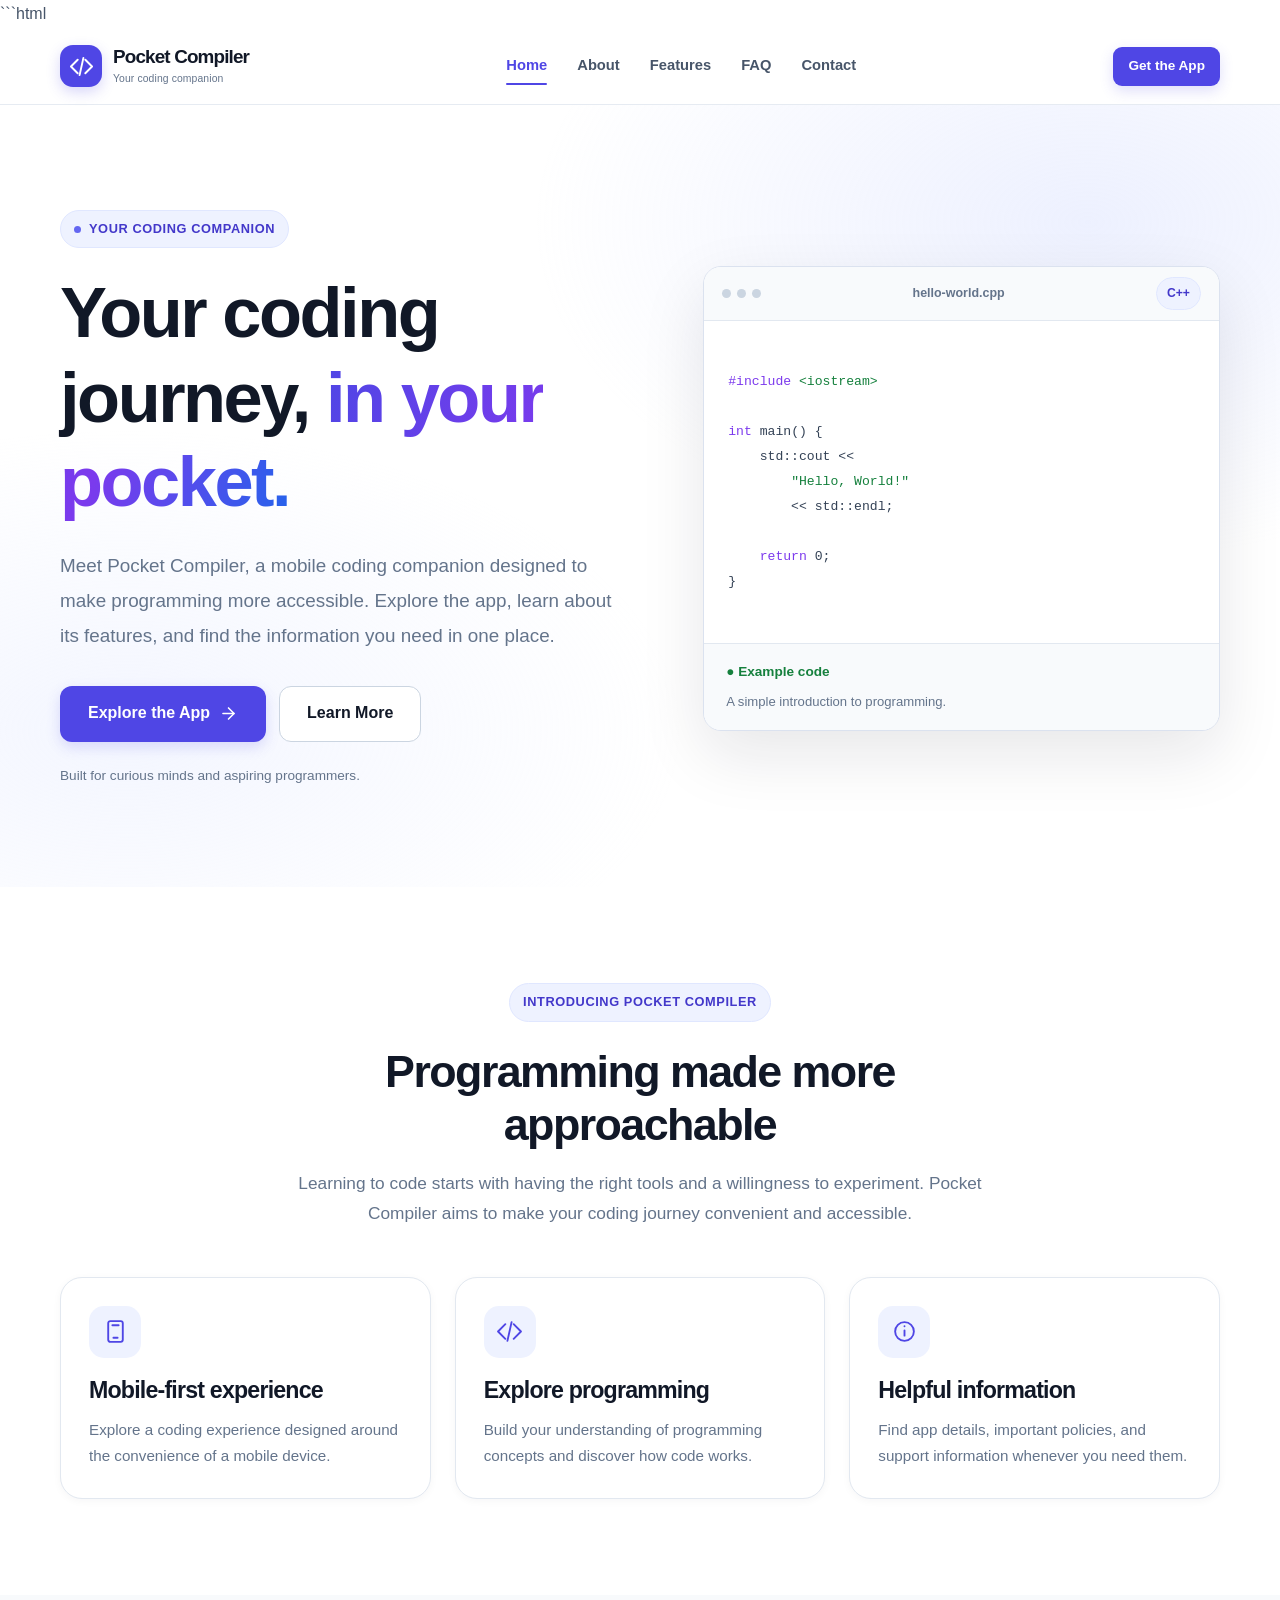
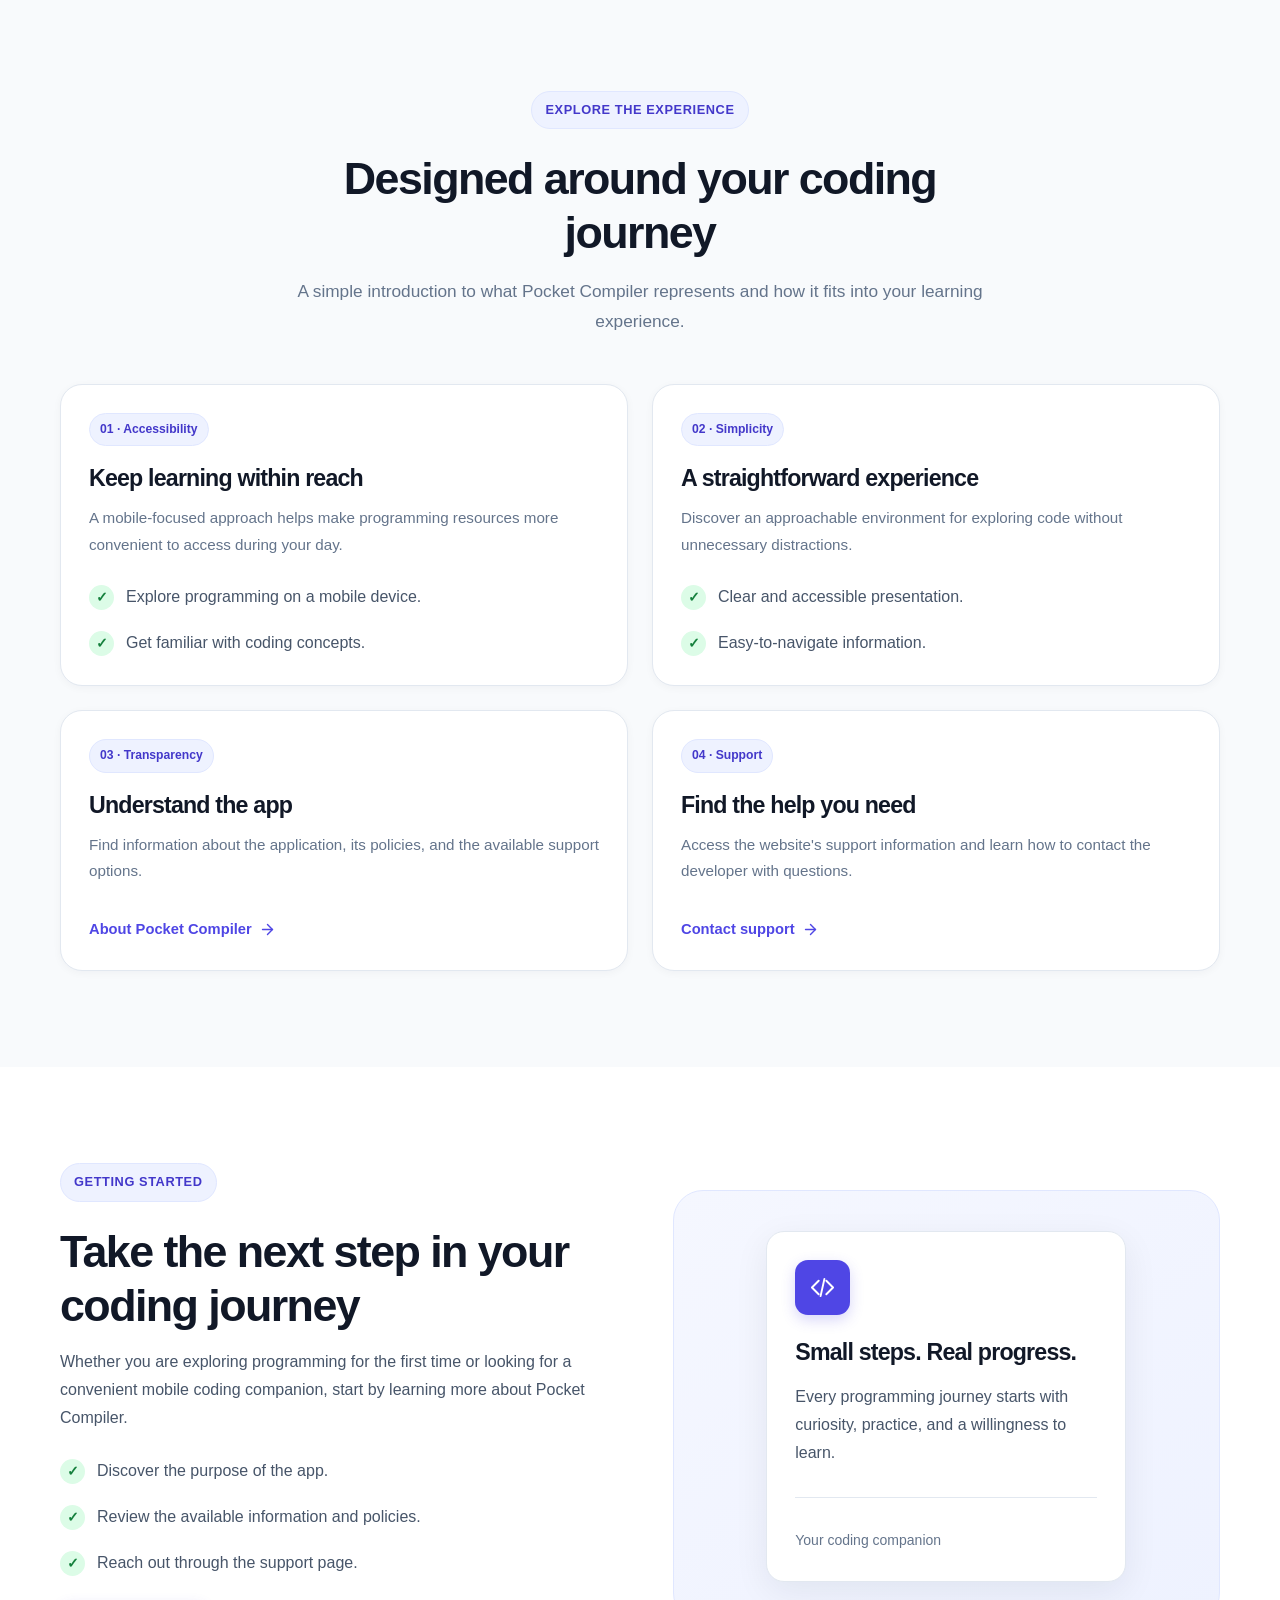
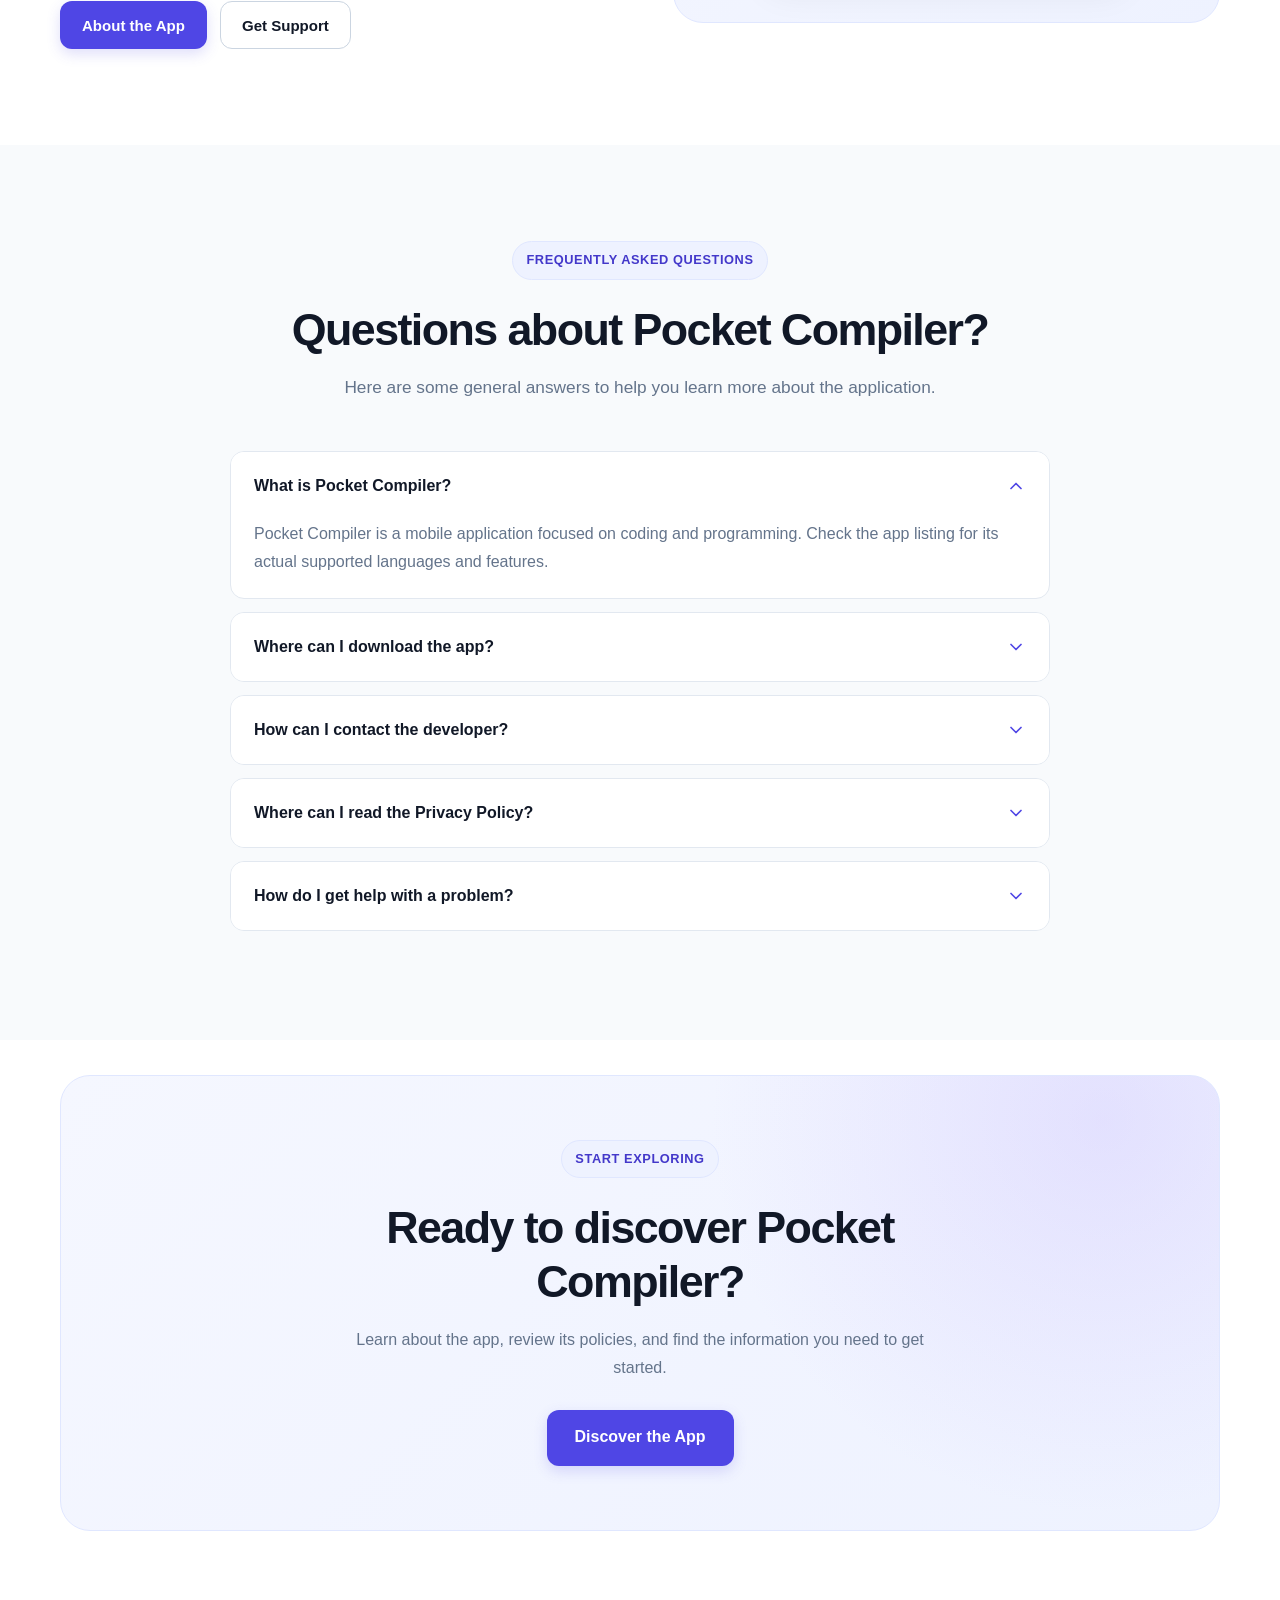
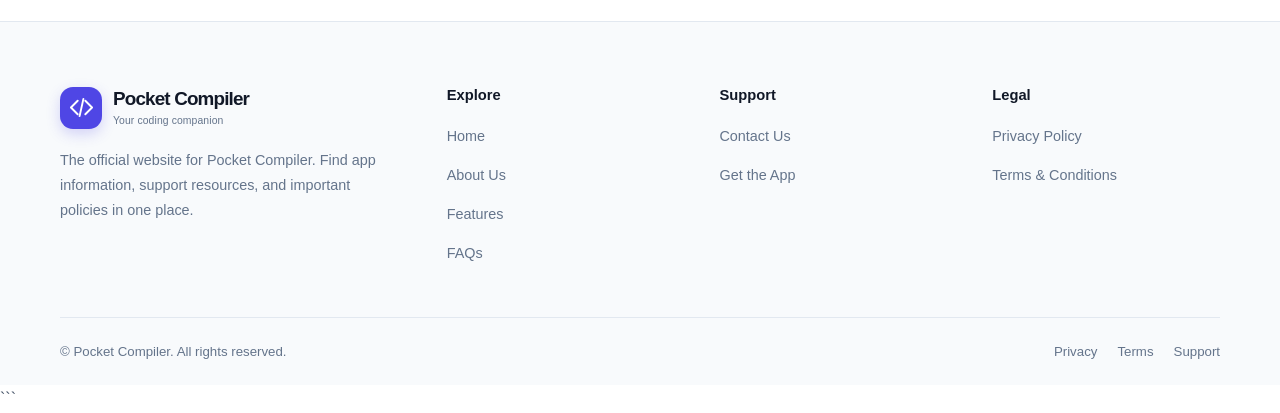
<file: index.html>
```html
<!DOCTYPE html>
<html lang="en">
<head>
    <meta charset="UTF-8">
    <meta name="viewport" content="width=device-width, initial-scale=1.0">

    <title>Pocket Compiler | Coding Tools in Your Pocket</title>

    <meta name="description"
          content="Discover Pocket Compiler, a coding companion designed to make programming more accessible. Explore app features, support, and important information.">

    <meta name="theme-color" content="#ffffff">
    <meta name="robots" content="index, follow">

    <meta property="og:type" content="website">
    <meta property="og:title" content="Pocket Compiler | Coding Tools in Your Pocket">
    <meta property="og:description"
          content="Explore Pocket Compiler, your coding companion. Discover features, app information, and support.">

    <!-- Replace YOUR-DOMAIN with your actual domain before publishing. -->
    <link rel="canonical" href="https://YOUR-DOMAIN/">

    <link rel="icon" href="assets/images/favicon.png" type="image/png">
    <link rel="stylesheet" href="assets/css/style.css">

    <script src="assets/js/script.js" defer></script>
</head>

<body>

    <!-- Header -->
    <header class="site-header">
        <div class="container nav-container">

            <a class="brand" href="index.html" aria-label="Pocket Compiler home">
                <span class="brand-logo" aria-hidden="true">
                    <svg viewBox="0 0 24 24" fill="none"
                         stroke="currentColor" stroke-width="2"
                         stroke-linecap="round" stroke-linejoin="round">
                        <path d="m8 5-7 7 7 7"/>
                        <path d="m16 5 7 7-7 7"/>
                        <path d="m14 3-4 18"/>
                    </svg>
                </span>

                <span class="brand-text">
                    Pocket Compiler
                    <small>Your coding companion</small>
                </span>
            </a>

            <button
                class="menu-toggle"
                type="button"
                aria-label="Open navigation menu"
                aria-expanded="false"
                aria-controls="main-navigation">

                <svg viewBox="0 0 24 24" fill="none"
                     stroke="currentColor" stroke-width="2"
                     stroke-linecap="round">
                    <path d="M4 6h16"/>
                    <path d="M4 12h16"/>
                    <path d="M4 18h16"/>
                </svg>
            </button>

            <nav aria-label="Main navigation">
                <ul class="nav-menu" id="main-navigation">
                    <li>
                        <a class="nav-link" href="index.html"
                           aria-current="page">Home</a>
                    </li>
                    <li>
                        <a class="nav-link" href="about.html">About</a>
                    </li>
                    <li>
                        <a class="nav-link" href="#features">Features</a>
                    </li>
                    <li>
                        <a class="nav-link" href="#faq">FAQ</a>
                    </li>
                    <li>
                        <a class="nav-link" href="contact.html">Contact</a>
                    </li>
                </ul>
            </nav>

            <div class="nav-actions">
                <!-- Add the real Play Store URL when the app is published. -->
                <a class="btn btn-primary btn-sm"
                   href="#download">
                    Get the App
                </a>
            </div>

        </div>
    </header>


    <main>

        <!-- Hero Section -->
        <section class="hero">
            <div class="container hero-grid">

                <div class="hero-content">

                    <span class="eyebrow">
                        <span class="eyebrow-dot"></span>
                        Your coding companion
                    </span>

                    <h1>
                        Your coding journey,
                        <span class="gradient-text">in your pocket.</span>
                    </h1>

                    <p class="hero-description">
                        Meet Pocket Compiler, a mobile coding companion
                        designed to make programming more accessible.
                        Explore the app, learn about its features, and
                        find the information you need in one place.
                    </p>

                    <div class="hero-actions">
                        <a href="#download" class="btn btn-primary btn-lg">
                            Explore the App
                            <svg viewBox="0 0 24 24" fill="none"
                                 stroke="currentColor" stroke-width="2"
                                 stroke-linecap="round"
                                 stroke-linejoin="round"
                                 aria-hidden="true">
                                <path d="M5 12h14"/>
                                <path d="m12 5 7 7-7 7"/>
                            </svg>
                        </a>

                        <a href="about.html"
                           class="btn btn-secondary btn-lg">
                            Learn More
                        </a>
                    </div>

                    <p class="hero-note">
                        Built for curious minds and aspiring programmers.
                    </p>

                </div>


                <!-- Decorative Code Preview -->
                <div class="hero-visual">

                    <div class="code-window">

                        <div class="code-window-header">
                            <div class="window-dots" aria-hidden="true">
                                <span class="window-dot"></span>
                                <span class="window-dot"></span>
                                <span class="window-dot"></span>
                            </div>

                            <span class="window-title">hello-world.cpp</span>
                            <span class="badge">C++</span>
                        </div>

                        <div class="code-content">
<code><span style="color:#7c3aed;">#include</span> <span style="color:#15803d;">&lt;iostream&gt;</span>

<span style="color:#7c3aed;">int</span> main() {
    std::cout &lt;&lt;
        <span style="color:#15803d;">"Hello, World!"</span>
        &lt;&lt; std::endl;

    <span style="color:#7c3aed;">return</span> 0;
}</code>
                        </div>

                        <div style="padding: 16px 22px;
                                    border-top: 1px solid #e2e8f0;
                                    background: #f8fafc;">

                            <span style="color:#15803d;
                                         font-size:0.85rem;
                                         font-weight:700;">
                                ● Example code
                            </span>

                            <p style="margin: 7px 0 0;
                                      color:#64748b;
                                      font-size:0.82rem;">
                                A simple introduction to programming.
                            </p>
                        </div>

                    </div>

                </div>

            </div>
        </section>


        <!-- Introduction -->
        <section class="section">
            <div class="container">

                <div class="section-heading">
                    <span class="eyebrow">Introducing Pocket Compiler</span>

                    <h2>
                        Programming made more approachable
                    </h2>

                    <p>
                        Learning to code starts with having the right
                        tools and a willingness to experiment. Pocket
                        Compiler aims to make your coding journey
                        convenient and accessible.
                    </p>
                </div>


                <div class="grid grid-3">

                    <article class="card">
                        <div class="card-icon" aria-hidden="true">
                            <svg viewBox="0 0 24 24" fill="none"
                                 stroke="currentColor" stroke-width="1.8"
                                 stroke-linecap="round"
                                 stroke-linejoin="round">
                                <rect x="5" y="2" width="14" height="20"
                                      rx="2"/>
                                <path d="M9 6h6"/>
                                <path d="M10 18h4"/>
                            </svg>
                        </div>

                        <h3>Mobile-first experience</h3>

                        <p>
                            Explore a coding experience designed around
                            the convenience of a mobile device.
                        </p>
                    </article>


                    <article class="card">
                        <div class="card-icon" aria-hidden="true">
                            <svg viewBox="0 0 24 24" fill="none"
                                 stroke="currentColor" stroke-width="1.8"
                                 stroke-linecap="round"
                                 stroke-linejoin="round">
                                <path d="m8 5-7 7 7 7"/>
                                <path d="m16 5 7 7-7 7"/>
                                <path d="m14 3-4 18"/>
                            </svg>
                        </div>

                        <h3>Explore programming</h3>

                        <p>
                            Build your understanding of programming
                            concepts and discover how code works.
                        </p>
                    </article>


                    <article class="card">
                        <div class="card-icon" aria-hidden="true">
                            <svg viewBox="0 0 24 24" fill="none"
                                 stroke="currentColor" stroke-width="1.8"
                                 stroke-linecap="round"
                                 stroke-linejoin="round">
                                <circle cx="12" cy="12" r="9"/>
                                <path d="M12 11v5"/>
                                <path d="M12 7h.01"/>
                            </svg>
                        </div>

                        <h3>Helpful information</h3>

                        <p>
                            Find app details, important policies, and
                            support information whenever you need them.
                        </p>
                    </article>

                </div>

            </div>
        </section>


        <!-- Features -->
        <section class="section section-muted" id="features">
            <div class="container">

                <div class="section-heading">
                    <span class="eyebrow">Explore the experience</span>

                    <h2>
                        Designed around your coding journey
                    </h2>

                    <p>
                        A simple introduction to what Pocket Compiler
                        represents and how it fits into your learning
                        experience.
                    </p>
                </div>


                <div class="grid grid-2">

                    <article class="card">
                        <span class="badge">01 · Accessibility</span>

                        <h3>Keep learning within reach</h3>

                        <p>
                            A mobile-focused approach helps make
                            programming resources more convenient to
                            access during your day.
                        </p>

                        <ul class="feature-list">
                            <li>
                                <span class="check-icon">✓</span>
                                <span>Explore programming on a mobile device.</span>
                            </li>
                            <li>
                                <span class="check-icon">✓</span>
                                <span>Get familiar with coding concepts.</span>
                            </li>
                        </ul>
                    </article>


                    <article class="card">
                        <span class="badge">02 · Simplicity</span>

                        <h3>A straightforward experience</h3>

                        <p>
                            Discover an approachable environment for
                            exploring code without unnecessary
                            distractions.
                        </p>

                        <ul class="feature-list">
                            <li>
                                <span class="check-icon">✓</span>
                                <span>Clear and accessible presentation.</span>
                            </li>
                            <li>
                                <span class="check-icon">✓</span>
                                <span>Easy-to-navigate information.</span>
                            </li>
                        </ul>
                    </article>


                    <article class="card">
                        <span class="badge">03 · Transparency</span>

                        <h3>Understand the app</h3>

                        <p>
                            Find information about the application,
                            its policies, and the available support
                            options.
                        </p>

                        <a href="about.html" class="card-link">
                            About Pocket Compiler
                            <svg viewBox="0 0 24 24" fill="none"
                                 stroke="currentColor" stroke-width="2"
                                 stroke-linecap="round"
                                 stroke-linejoin="round"
                                 aria-hidden="true">
                                <path d="M5 12h14"/>
                                <path d="m12 5 7 7-7 7"/>
                            </svg>
                        </a>
                    </article>


                    <article class="card">
                        <span class="badge">04 · Support</span>

                        <h3>Find the help you need</h3>

                        <p>
                            Access the website's support information
                            and learn how to contact the developer
                            with questions.
                        </p>

                        <a href="contact.html" class="card-link">
                            Contact support
                            <svg viewBox="0 0 24 24" fill="none"
                                 stroke="currentColor" stroke-width="2"
                                 stroke-linecap="round"
                                 stroke-linejoin="round"
                                 aria-hidden="true">
                                <path d="M5 12h14"/>
                                <path d="m12 5 7 7-7 7"/>
                            </svg>
                        </a>
                    </article>

                </div>

            </div>
        </section>


        <!-- Getting Started -->
        <section class="section">
            <div class="container">

                <div class="about-grid">

                    <div>
                        <span class="eyebrow">Getting started</span>

                        <h2>
                            Take the next step in your coding journey
                        </h2>

                        <p>
                            Whether you are exploring programming for
                            the first time or looking for a convenient
                            mobile coding companion, start by learning
                            more about Pocket Compiler.
                        </p>

                        <ul class="feature-list">
                            <li>
                                <span class="check-icon">✓</span>
                                <span>Discover the purpose of the app.</span>
                            </li>
                            <li>
                                <span class="check-icon">✓</span>
                                <span>Review the available information and policies.</span>
                            </li>
                            <li>
                                <span class="check-icon">✓</span>
                                <span>Reach out through the support page.</span>
                            </li>
                        </ul>

                        <div class="hero-actions mt-24">
                            <a href="about.html" class="btn btn-primary">
                                About the App
                            </a>

                            <a href="contact.html" class="btn btn-secondary">
                                Get Support
                            </a>
                        </div>
                    </div>


                    <div class="about-visual">
                        <div class="about-visual-inner">

                            <div class="brand-logo" aria-hidden="true">
                                <svg viewBox="0 0 24 24" fill="none"
                                     stroke="currentColor"
                                     stroke-width="2"
                                     stroke-linecap="round"
                                     stroke-linejoin="round">
                                    <path d="m8 5-7 7 7 7"/>
                                    <path d="m16 5 7 7-7 7"/>
                                    <path d="m14 3-4 18"/>
                                </svg>
                            </div>

                            <h3>Small steps. Real progress.</h3>

                            <p>
                                Every programming journey starts
                                with curiosity, practice, and a
                                willingness to learn.
                            </p>

                            <div class="divider"></div>

                            <span class="text-muted text-small">
                                Your coding companion
                            </span>

                        </div>
                    </div>

                </div>

            </div>
        </section>


        <!-- FAQ -->
        <section class="section section-muted" id="faq">
            <div class="container">

                <div class="section-heading">
                    <span class="eyebrow">Frequently asked questions</span>

                    <h2>
                        Questions about Pocket Compiler?
                    </h2>

                    <p>
                        Here are some general answers to help you
                        learn more about the application.
                    </p>
                </div>


                <div class="faq-list">

                    <div class="faq-item">
                        <button
                            class="faq-question"
                            type="button"
                            aria-expanded="true"
                            aria-controls="faq-answer-1">

                            What is Pocket Compiler?

                            <svg viewBox="0 0 24 24" fill="none"
                                 stroke="currentColor" stroke-width="2"
                                 stroke-linecap="round"
                                 stroke-linejoin="round"
                                 aria-hidden="true">
                                <path d="m6 9 6 6 6-6"/>
                            </svg>
                        </button>

                        <div class="faq-answer" id="faq-answer-1">
                            <p>
                                Pocket Compiler is a mobile application
                                focused on coding and programming.
                                Check the app listing for its actual
                                supported languages and features.
                            </p>
                        </div>
                    </div>


                    <div class="faq-item">
                        <button
                            class="faq-question"
                            type="button"
                            aria-expanded="false"
                            aria-controls="faq-answer-2">

                            Where can I download the app?

                            <svg viewBox="0 0 24 24" fill="none"
                                 stroke="currentColor" stroke-width="2"
                                 stroke-linecap="round"
                                 stroke-linejoin="round"
                                 aria-hidden="true">
                                <path d="m6 9 6 6 6-6"/>
                            </svg>
                        </button>

                        <div class="faq-answer" id="faq-answer-2" hidden>
                            <p>
                                When Pocket Compiler is published,
                                its official Google Play Store listing
                                will be the recommended download source.
                                The download button will be updated
                                with the real listing URL.
                            </p>
                        </div>
                    </div>


                    <div class="faq-item">
                        <button
                            class="faq-question"
                            type="button"
                            aria-expanded="false"
                            aria-controls="faq-answer-3">

                            How can I contact the developer?

                            <svg viewBox="0 0 24 24" fill="none"
                                 stroke="currentColor" stroke-width="2"
                                 stroke-linecap="round"
                                 stroke-linejoin="round"
                                 aria-hidden="true">
                                <path d="m6 9 6 6 6-6"/>
                            </svg>
                        </button>

                        <div class="faq-answer" id="faq-answer-3" hidden>
                            <p>
                                Visit the
                                <a href="contact.html">Contact page</a>
                                for support information. Make sure the
                                published page contains a real, working
                                contact method.
                            </p>
                        </div>
                    </div>


                    <div class="faq-item">
                        <button
                            class="faq-question"
                            type="button"
                            aria-expanded="false"
                            aria-controls="faq-answer-4">

                            Where can I read the Privacy Policy?

                            <svg viewBox="0 0 24 24" fill="none"
                                 stroke="currentColor" stroke-width="2"
                                 stroke-linecap="round"
                                 stroke-linejoin="round"
                                 aria-hidden="true">
                                <path d="m6 9 6 6 6-6"/>
                            </svg>
                        </button>

                        <div class="faq-answer" id="faq-answer-4" hidden>
                            <p>
                                You can read the
                                <a href="privacy-policy.html">
                                    Privacy Policy
                                </a>
                                to understand the application's
                                applicable privacy practices.
                            </p>
                        </div>
                    </div>


                    <div class="faq-item">
                        <button
                            class="faq-question"
                            type="button"
                            aria-expanded="false"
                            aria-controls="faq-answer-5">

                            How do I get help with a problem?

                            <svg viewBox="0 0 24 24" fill="none"
                                 stroke="currentColor" stroke-width="2"
                                 stroke-linecap="round"
                                 stroke-linejoin="round"
                                 aria-hidden="true">
                                <path d="m6 9 6 6 6-6"/>
                            </svg>
                        </button>

                        <div class="faq-answer" id="faq-answer-5" hidden>
                            <p>
                                Visit the Contact page and use the
                                available support method. Please do not
                                include passwords or other sensitive
                                information in support messages.
                            </p>
                        </div>
                    </div>

                </div>

            </div>
        </section>


        <!-- Download CTA -->
        <section class="cta-section" id="download">
            <div class="container">

                <div class="cta-card">

                    <span class="eyebrow">
                        Start exploring
                    </span>

                    <h2>
                        Ready to discover Pocket Compiler?
                    </h2>

                    <p>
                        Learn about the app, review its policies,
                        and find the information you need to get started.
                    </p>

                    <!-- Replace this button with the official Play Store URL
                         after the application is published. -->
                    <a href="about.html" class="btn btn-primary btn-lg">
                        Discover the App
                    </a>

                </div>

            </div>
        </section>

    </main>


    <!-- Footer -->
    <footer class="site-footer">

        <div class="container">

            <div class="footer-main">

                <div class="footer-brand">

                    <a class="brand" href="index.html">
                        <span class="brand-logo" aria-hidden="true">
                            <svg viewBox="0 0 24 24" fill="none"
                                 stroke="currentColor"
                                 stroke-width="2"
                                 stroke-linecap="round"
                                 stroke-linejoin="round">
                                <path d="m8 5-7 7 7 7"/>
                                <path d="m16 5 7 7-7 7"/>
                                <path d="m14 3-4 18"/>
                            </svg>
                        </span>

                        <span class="brand-text">
                            Pocket Compiler
                            <small>Your coding companion</small>
                        </span>
                    </a>

                    <p class="footer-brand-description">
                        The official website for Pocket Compiler.
                        Find app information, support resources,
                        and important policies in one place.
                    </p>

                </div>


                <div>
                    <h3 class="footer-heading">Explore</h3>

                    <ul class="footer-links">
                        <li><a href="index.html">Home</a></li>
                        <li><a href="about.html">About Us</a></li>
                        <li><a href="#features">Features</a></li>
                        <li><a href="#faq">FAQs</a></li>
                    </ul>
                </div>


                <div>
                    <h3 class="footer-heading">Support</h3>

                    <ul class="footer-links">
                        <li><a href="contact.html">Contact Us</a></li>
                        <li><a href="#download">Get the App</a></li>
                    </ul>
                </div>


                <div>
                    <h3 class="footer-heading">Legal</h3>

                    <ul class="footer-links">
                        <li>
                            <a href="privacy-policy.html">
                                Privacy Policy
                            </a>
                        </li>
                        <li>
                            <a href="terms.html">
                                Terms &amp; Conditions
                            </a>
                        </li>
                    </ul>
                </div>

            </div>


            <div class="footer-bottom">

                <p>
                    &copy; <span data-current-year></span>
                    Pocket Compiler. All rights reserved.
                </p>

                <div class="footer-legal-links">
                    <a href="privacy-policy.html">Privacy</a>
                    <a href="terms.html">Terms</a>
                    <a href="contact.html">Support</a>
                </div>

            </div>

        </div>

    </footer>

</body>
</html>
```
</file>
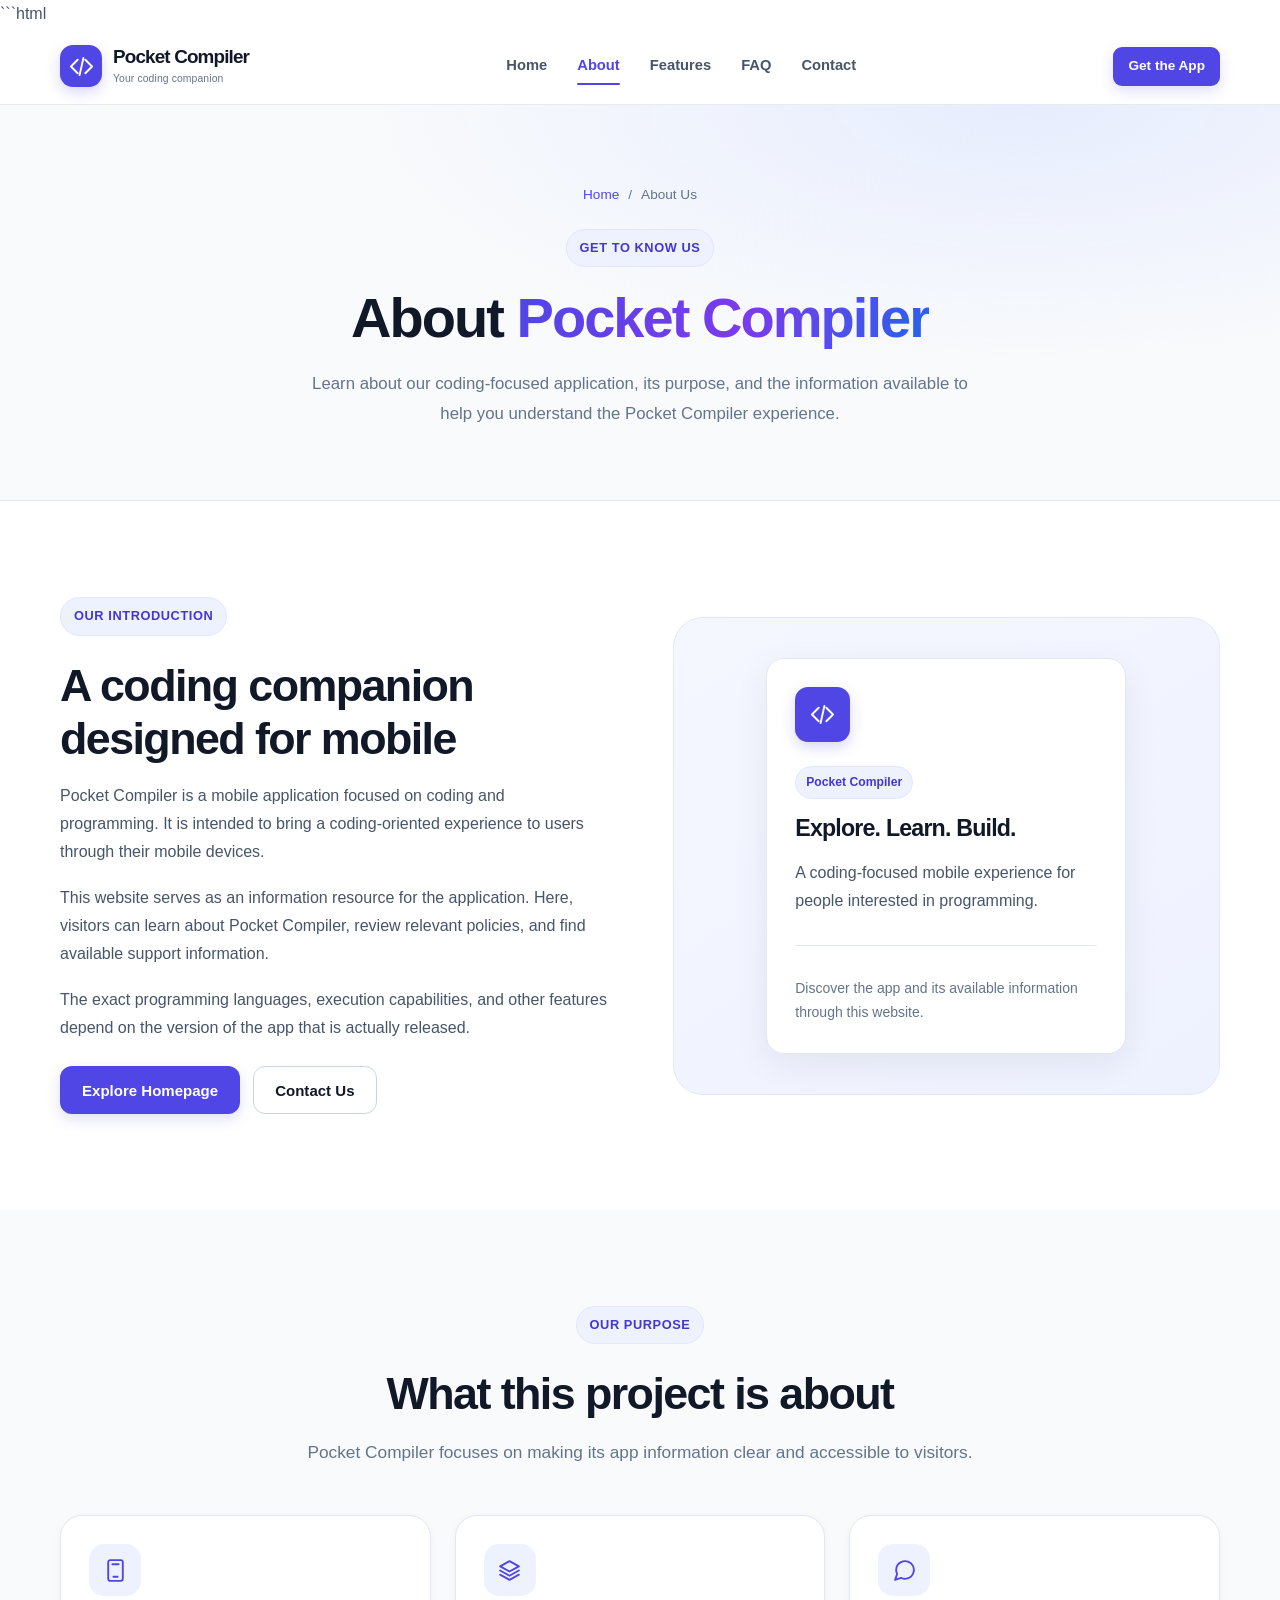
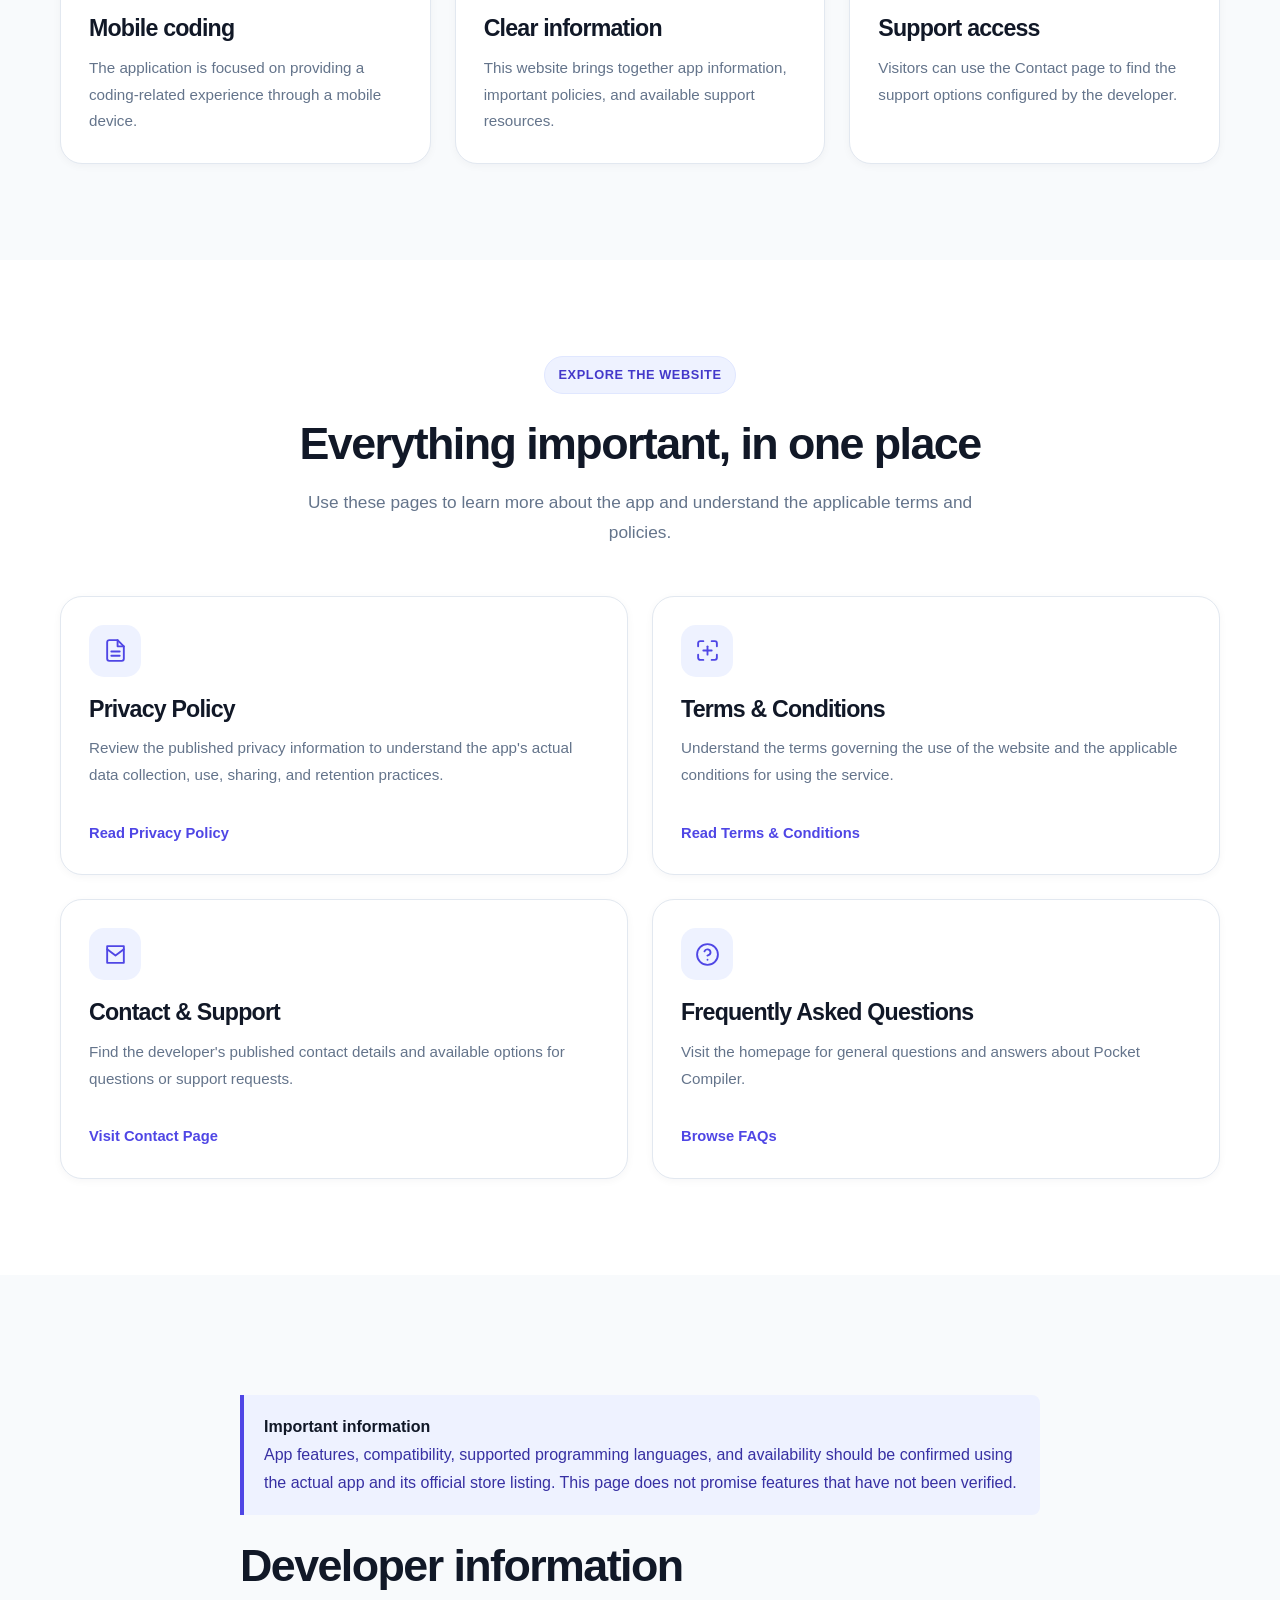
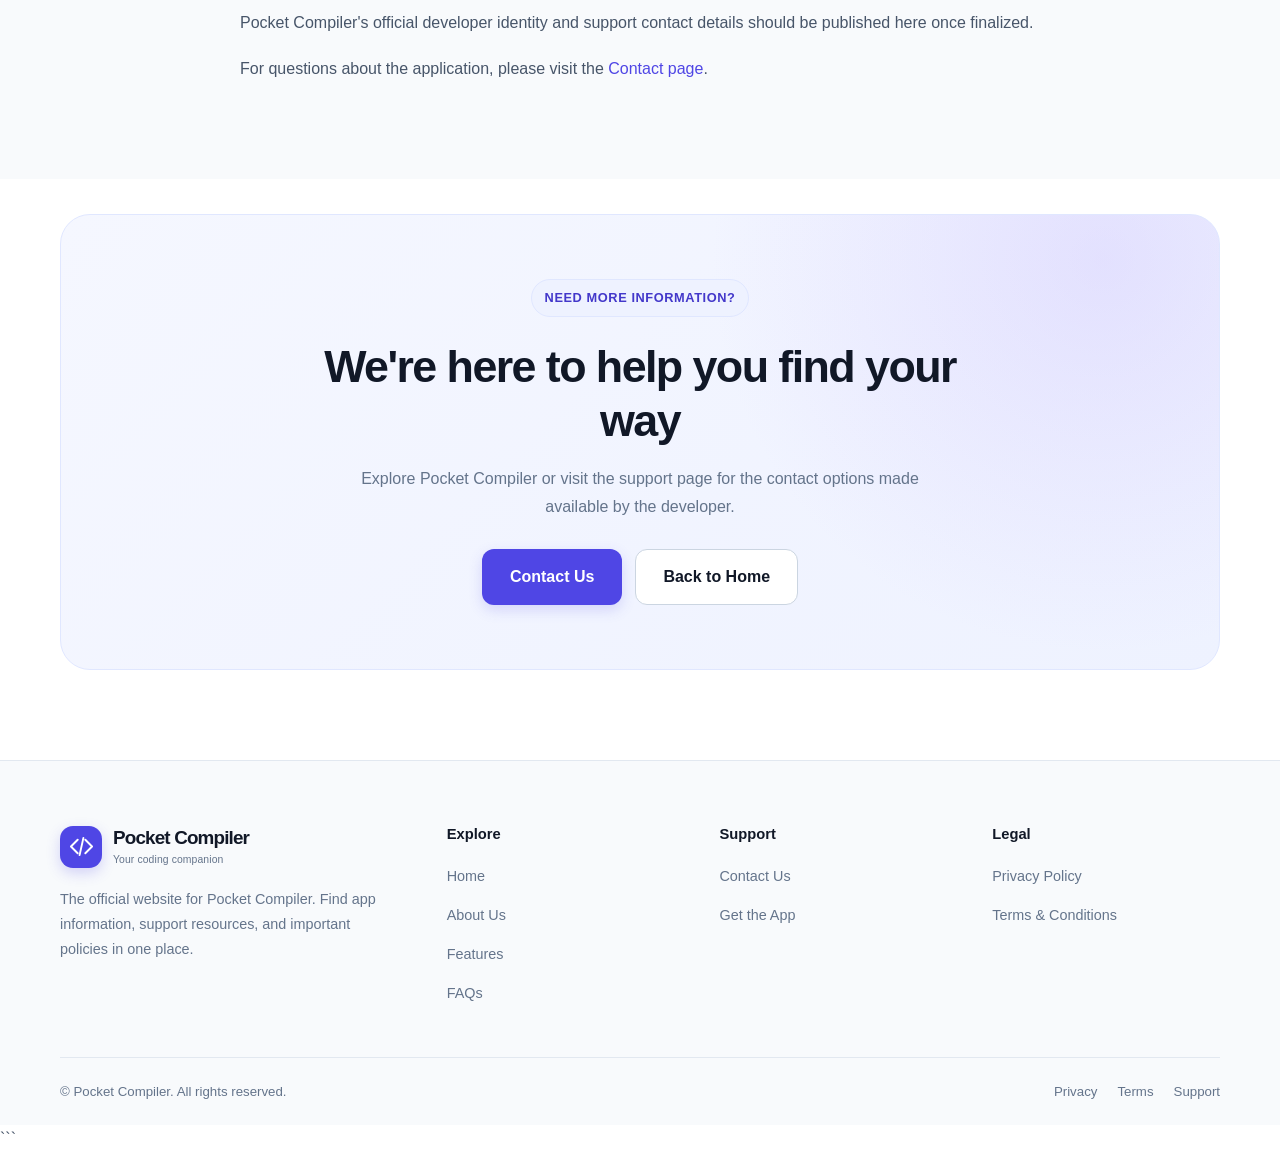
<file: about.html>
```html
<!DOCTYPE html>
<html lang="en">
<head>
    <meta charset="UTF-8">
    <meta name="viewport" content="width=device-width, initial-scale=1.0">

    <title>About Us | Pocket Compiler</title>

    <meta name="description"
          content="Learn about Pocket Compiler, its purpose, coding-focused approach, and where to find app information and support.">

    <meta name="theme-color" content="#ffffff">
    <meta name="robots" content="index, follow">

    <!-- Replace YOUR-DOMAIN with your actual domain before publishing. -->
    <link rel="canonical" href="https://YOUR-DOMAIN/about.html">

    <link rel="stylesheet" href="assets/css/style.css">
    <script src="assets/js/script.js" defer></script>
</head>

<body>

    <!-- Header -->
    <header class="site-header">
        <div class="container nav-container">

            <a class="brand" href="index.html"
               aria-label="Pocket Compiler home">

                <span class="brand-logo" aria-hidden="true">
                    <svg viewBox="0 0 24 24" fill="none"
                         stroke="currentColor" stroke-width="2"
                         stroke-linecap="round" stroke-linejoin="round">
                        <path d="m8 5-7 7 7 7"/>
                        <path d="m16 5 7 7-7 7"/>
                        <path d="m14 3-4 18"/>
                    </svg>
                </span>

                <span class="brand-text">
                    Pocket Compiler
                    <small>Your coding companion</small>
                </span>
            </a>

            <button class="menu-toggle"
                    type="button"
                    aria-label="Open navigation menu"
                    aria-expanded="false"
                    aria-controls="main-navigation">

                <svg viewBox="0 0 24 24" fill="none"
                     stroke="currentColor" stroke-width="2"
                     stroke-linecap="round">
                    <path d="M4 6h16"/>
                    <path d="M4 12h16"/>
                    <path d="M4 18h16"/>
                </svg>
            </button>

            <nav aria-label="Main navigation">
                <ul class="nav-menu" id="main-navigation">
                    <li>
                        <a class="nav-link" href="index.html">Home</a>
                    </li>
                    <li>
                        <a class="nav-link" href="about.html"
                           aria-current="page">About</a>
                    </li>
                    <li>
                        <a class="nav-link" href="index.html#features">
                            Features
                        </a>
                    </li>
                    <li>
                        <a class="nav-link" href="index.html#faq">FAQ</a>
                    </li>
                    <li>
                        <a class="nav-link" href="contact.html">Contact</a>
                    </li>
                </ul>
            </nav>

            <div class="nav-actions">
                <a class="btn btn-primary btn-sm"
                   href="index.html#download">
                    Get the App
                </a>
            </div>

        </div>
    </header>


    <main>

        <!-- Page Hero -->
        <section class="page-hero">
            <div class="container">

                <div class="breadcrumbs">
                    <a href="index.html">Home</a>
                    <span aria-hidden="true">/</span>
                    <span aria-current="page">About Us</span>
                </div>

                <span class="eyebrow">Get to know us</span>

                <h1>
                    About <span class="gradient-text">Pocket Compiler</span>
                </h1>

                <p>
                    Learn about our coding-focused application, its
                    purpose, and the information available to help
                    you understand the Pocket Compiler experience.
                </p>

            </div>
        </section>


        <!-- Introduction -->
        <section class="section">
            <div class="container">

                <div class="about-grid">

                    <div>
                        <span class="eyebrow">Our introduction</span>

                        <h2>
                            A coding companion designed for mobile
                    </h2>

                        <p>
                            Pocket Compiler is a mobile application
                            focused on coding and programming. It is
                            intended to bring a coding-oriented
                            experience to users through their mobile
                            devices.
                        </p>

                        <p>
                            This website serves as an information
                            resource for the application. Here, visitors
                            can learn about Pocket Compiler, review
                            relevant policies, and find available
                            support information.
                        </p>

                        <p>
                            The exact programming languages, execution
                            capabilities, and other features depend on
                            the version of the app that is actually
                            released.
                        </p>

                        <div class="hero-actions mt-24">
                            <a href="index.html"
                               class="btn btn-primary">
                                Explore Homepage
                            </a>

                            <a href="contact.html"
                               class="btn btn-secondary">
                                Contact Us
                            </a>
                        </div>
                    </div>


                    <div class="about-visual">
                        <div class="about-visual-inner">

                            <div class="brand-logo"
                                 aria-hidden="true">
                                <svg viewBox="0 0 24 24" fill="none"
                                     stroke="currentColor"
                                     stroke-width="2"
                                     stroke-linecap="round"
                                     stroke-linejoin="round">
                                    <path d="m8 5-7 7 7 7"/>
                                    <path d="m16 5 7 7-7 7"/>
                                    <path d="m14 3-4 18"/>
                                </svg>
                            </div>

                            <span class="badge">
                                Pocket Compiler
                            </span>

                            <h3 class="mt-16">
                                Explore. Learn. Build.
                            </h3>

                            <p>
                                A coding-focused mobile experience
                                for people interested in programming.
                            </p>

                            <div class="divider"></div>

                            <p class="text-muted text-small">
                                Discover the app and its available
                                information through this website.
                            </p>

                        </div>
                    </div>

                </div>

            </div>
        </section>


        <!-- Purpose -->
        <section class="section section-muted">
            <div class="container">

                <div class="section-heading">
                    <span class="eyebrow">Our purpose</span>

                    <h2>
                        What this project is about
                    </h2>

                    <p>
                        Pocket Compiler focuses on making its app
                        information clear and accessible to visitors.
                    </p>
                </div>


                <div class="grid grid-3">

                    <article class="card">
                        <div class="card-icon"
                             aria-hidden="true">
                            <svg viewBox="0 0 24 24" fill="none"
                                 stroke="currentColor"
                                 stroke-width="1.8"
                                 stroke-linecap="round"
                                 stroke-linejoin="round">
                                <rect x="5" y="2" width="14" height="20"
                                      rx="2"/>
                                <path d="M9 6h6"/>
                                <path d="M10 18h4"/>
                            </svg>
                        </div>

                        <h3>Mobile coding</h3>

                        <p>
                            The application is focused on providing
                            a coding-related experience through
                            a mobile device.
                        </p>
                    </article>


                    <article class="card">
                        <div class="card-icon"
                             aria-hidden="true">
                            <svg viewBox="0 0 24 24" fill="none"
                                 stroke="currentColor"
                                 stroke-width="1.8"
                                 stroke-linecap="round"
                                 stroke-linejoin="round">
                                <path d="M12 3 3 8l9 5 9-5-9-5Z"/>
                                <path d="m3 12 9 5 9-5"/>
                                <path d="m3 16 9 5 9-5"/>
                            </svg>
                        </div>

                        <h3>Clear information</h3>

                        <p>
                            This website brings together app
                            information, important policies,
                            and available support resources.
                        </p>
                    </article>


                    <article class="card">
                        <div class="card-icon"
                             aria-hidden="true">
                            <svg viewBox="0 0 24 24" fill="none"
                                 stroke="currentColor"
                                 stroke-width="1.8"
                                 stroke-linecap="round"
                                 stroke-linejoin="round">
                                <path d="M21 11.5a8.4 8.4 0 0 1-.9 3.8
                                         8.5 8.5 0 0 1-7.6 4.7
                                         8.4 8.4 0 0 1-3.8-.9L3 21
                                         l1.9-5.7a8.4 8.4 0 0 1-.9-3.8
                                         8.5 8.5 0 0 1 4.7-7.6
                                         8.4 8.4 0 0 1 3.8-.9h.5
                                         a8.5 8.5 0 0 1 8 8v.5Z"/>
                            </svg>
                        </div>

                        <h3>Support access</h3>

                        <p>
                            Visitors can use the Contact page
                            to find the support options configured
                            by the developer.
                        </p>
                    </article>

                </div>

            </div>
        </section>


        <!-- What Visitors Can Find -->
        <section class="section">
            <div class="container">

                <div class="section-heading">
                    <span class="eyebrow">Explore the website</span>

                    <h2>
                        Everything important, in one place
                    </h2>

                    <p>
                        Use these pages to learn more about the app
                        and understand the applicable terms and policies.
                    </p>
                </div>


                <div class="grid grid-2">

                    <article class="card">
                        <div class="card-icon"
                             aria-hidden="true">
                            <svg viewBox="0 0 24 24" fill="none"
                                 stroke="currentColor"
                                 stroke-width="1.8"
                                 stroke-linecap="round"
                                 stroke-linejoin="round">
                                <path d="M14 2H6a2 2 0 0 0-2 2v16
                                         a2 2 0 0 0 2 2h12
                                         a2 2 0 0 0 2-2V8Z"/>
                                <path d="M14 2v6h6"/>
                                <path d="M8 13h8"/>
                                <path d="M8 17h8"/>
                            </svg>
                        </div>

                        <h3>Privacy Policy</h3>

                        <p>
                            Review the published privacy information
                            to understand the app's actual data
                            collection, use, sharing, and retention
                            practices.
                        </p>

                        <a href="privacy-policy.html"
                           class="card-link">
                            Read Privacy Policy
                        </a>
                    </article>


                    <article class="card">
                        <div class="card-icon"
                             aria-hidden="true">
                            <svg viewBox="0 0 24 24" fill="none"
                                 stroke="currentColor"
                                 stroke-width="1.8"
                                 stroke-linecap="round"
                                 stroke-linejoin="round">
                                <path d="M8 3H5a2 2 0 0 0-2 2v3"/>
                                <path d="M16 3h3a2 2 0 0 1 2 2v3"/>
                                <path d="M8 21H5a2 2 0 0 1-2-2v-3"/>
                                <path d="M16 21h3a2 2 0 0 0 2-2v-3"/>
                                <path d="M8 12h8"/>
                                <path d="M12 8v8"/>
                            </svg>
                        </div>

                        <h3>Terms &amp; Conditions</h3>

                        <p>
                            Understand the terms governing the use
                            of the website and the applicable
                            conditions for using the service.
                        </p>

                        <a href="terms.html"
                           class="card-link">
                            Read Terms &amp; Conditions
                        </a>
                    </article>


                    <article class="card">
                        <div class="card-icon"
                             aria-hidden="true">
                            <svg viewBox="0 0 24 24" fill="none"
                                 stroke="currentColor"
                                 stroke-width="1.8"
                                 stroke-linecap="round"
                                 stroke-linejoin="round">
                                <path d="M4 4h16v16H4z"/>
                                <path d="m4 7 8 6 8-6"/>
                            </svg>
                        </div>

                        <h3>Contact &amp; Support</h3>

                        <p>
                            Find the developer's published contact
                            details and available options for
                            questions or support requests.
                        </p>

                        <a href="contact.html"
                           class="card-link">
                            Visit Contact Page
                        </a>
                    </article>


                    <article class="card">
                        <div class="card-icon"
                             aria-hidden="true">
                            <svg viewBox="0 0 24 24" fill="none"
                                 stroke="currentColor"
                                 stroke-width="1.8"
                                 stroke-linecap="round"
                                 stroke-linejoin="round">
                                <circle cx="12" cy="12" r="10"/>
                                <path d="M9.1 9a3 3 0 0 1 5.8 1
                                         c0 2-3 3-3 3"/>
                                <path d="M12 17h.01"/>
                            </svg>
                        </div>

                        <h3>Frequently Asked Questions</h3>

                        <p>
                            Visit the homepage for general questions
                            and answers about Pocket Compiler.
                        </p>

                        <a href="index.html#faq"
                           class="card-link">
                            Browse FAQs
                        </a>
                    </article>

                </div>

            </div>
        </section>


        <!-- Transparency Notice -->
        <section class="section section-muted">
            <div class="container max-w-lg mx-auto">

                <div class="notice">
                    <strong>Important information</strong>

                    <p>
                        App features, compatibility, supported
                        programming languages, and availability
                        should be confirmed using the actual app
                        and its official store listing. This page
                        does not promise features that have not
                        been verified.
                    </p>
                </div>

                <h2>Developer information</h2>

                <p>
                    Pocket Compiler's official developer identity
                    and support contact details should be published
                    here once finalized.
                </p>

                <p>
                    For questions about the application, please visit
                    the <a href="contact.html">Contact page</a>.
                </p>

                <!-- Before publishing:
                     Add the developer's real legal name or business name,
                     and any required business/contact information. -->

            </div>
        </section>


        <!-- CTA -->
        <section class="cta-section">
            <div class="container">

                <div class="cta-card">

                    <span class="eyebrow">
                        Need more information?
                    </span>

                    <h2>
                        We're here to help you find your way
                    </h2>

                    <p>
                        Explore Pocket Compiler or visit the support
                        page for the contact options made available
                        by the developer.
                    </p>

                    <div class="hero-actions"
                         style="justify-content:center;">

                        <a href="contact.html"
                           class="btn btn-primary btn-lg">
                            Contact Us
                        </a>

                        <a href="index.html"
                           class="btn btn-secondary btn-lg">
                            Back to Home
                        </a>

                    </div>

                </div>

            </div>
        </section>

    </main>


    <!-- Footer -->
    <footer class="site-footer">
        <div class="container">

            <div class="footer-main">

                <div class="footer-brand">

                    <a class="brand" href="index.html">
                        <span class="brand-logo" aria-hidden="true">
                            <svg viewBox="0 0 24 24" fill="none"
                                 stroke="currentColor"
                                 stroke-width="2"
                                 stroke-linecap="round"
                                 stroke-linejoin="round">
                                <path d="m8 5-7 7 7 7"/>
                                <path d="m16 5 7 7-7 7"/>
                                <path d="m14 3-4 18"/>
                            </svg>
                        </span>

                        <span class="brand-text">
                            Pocket Compiler
                            <small>Your coding companion</small>
                        </span>
                    </a>

                    <p class="footer-brand-description">
                        The official website for Pocket Compiler.
                        Find app information, support resources,
                        and important policies in one place.
                    </p>

                </div>


                <div>
                    <h3 class="footer-heading">Explore</h3>

                    <ul class="footer-links">
                        <li><a href="index.html">Home</a></li>
                        <li><a href="about.html">About Us</a></li>
                        <li><a href="index.html#features">Features</a></li>
                        <li><a href="index.html#faq">FAQs</a></li>
                    </ul>
                </div>


                <div>
                    <h3 class="footer-heading">Support</h3>

                    <ul class="footer-links">
                        <li><a href="contact.html">Contact Us</a></li>
                        <li>
                            <a href="index.html#download">Get the App</a>
                        </li>
                    </ul>
                </div>


                <div>
                    <h3 class="footer-heading">Legal</h3>

                    <ul class="footer-links">
                        <li>
                            <a href="privacy-policy.html">
                                Privacy Policy
                            </a>
                        </li>
                        <li>
                            <a href="terms.html">
                                Terms &amp; Conditions
                            </a>
                        </li>
                    </ul>
                </div>

            </div>


            <div class="footer-bottom">

                <p>
                    &copy; <span data-current-year></span>
                    Pocket Compiler. All rights reserved.
                </p>

                <div class="footer-legal-links">
                    <a href="privacy-policy.html">Privacy</a>
                    <a href="terms.html">Terms</a>
                    <a href="contact.html">Support</a>
                </div>

            </div>

        </div>
    </footer>

</body>
</html>
```
</file>
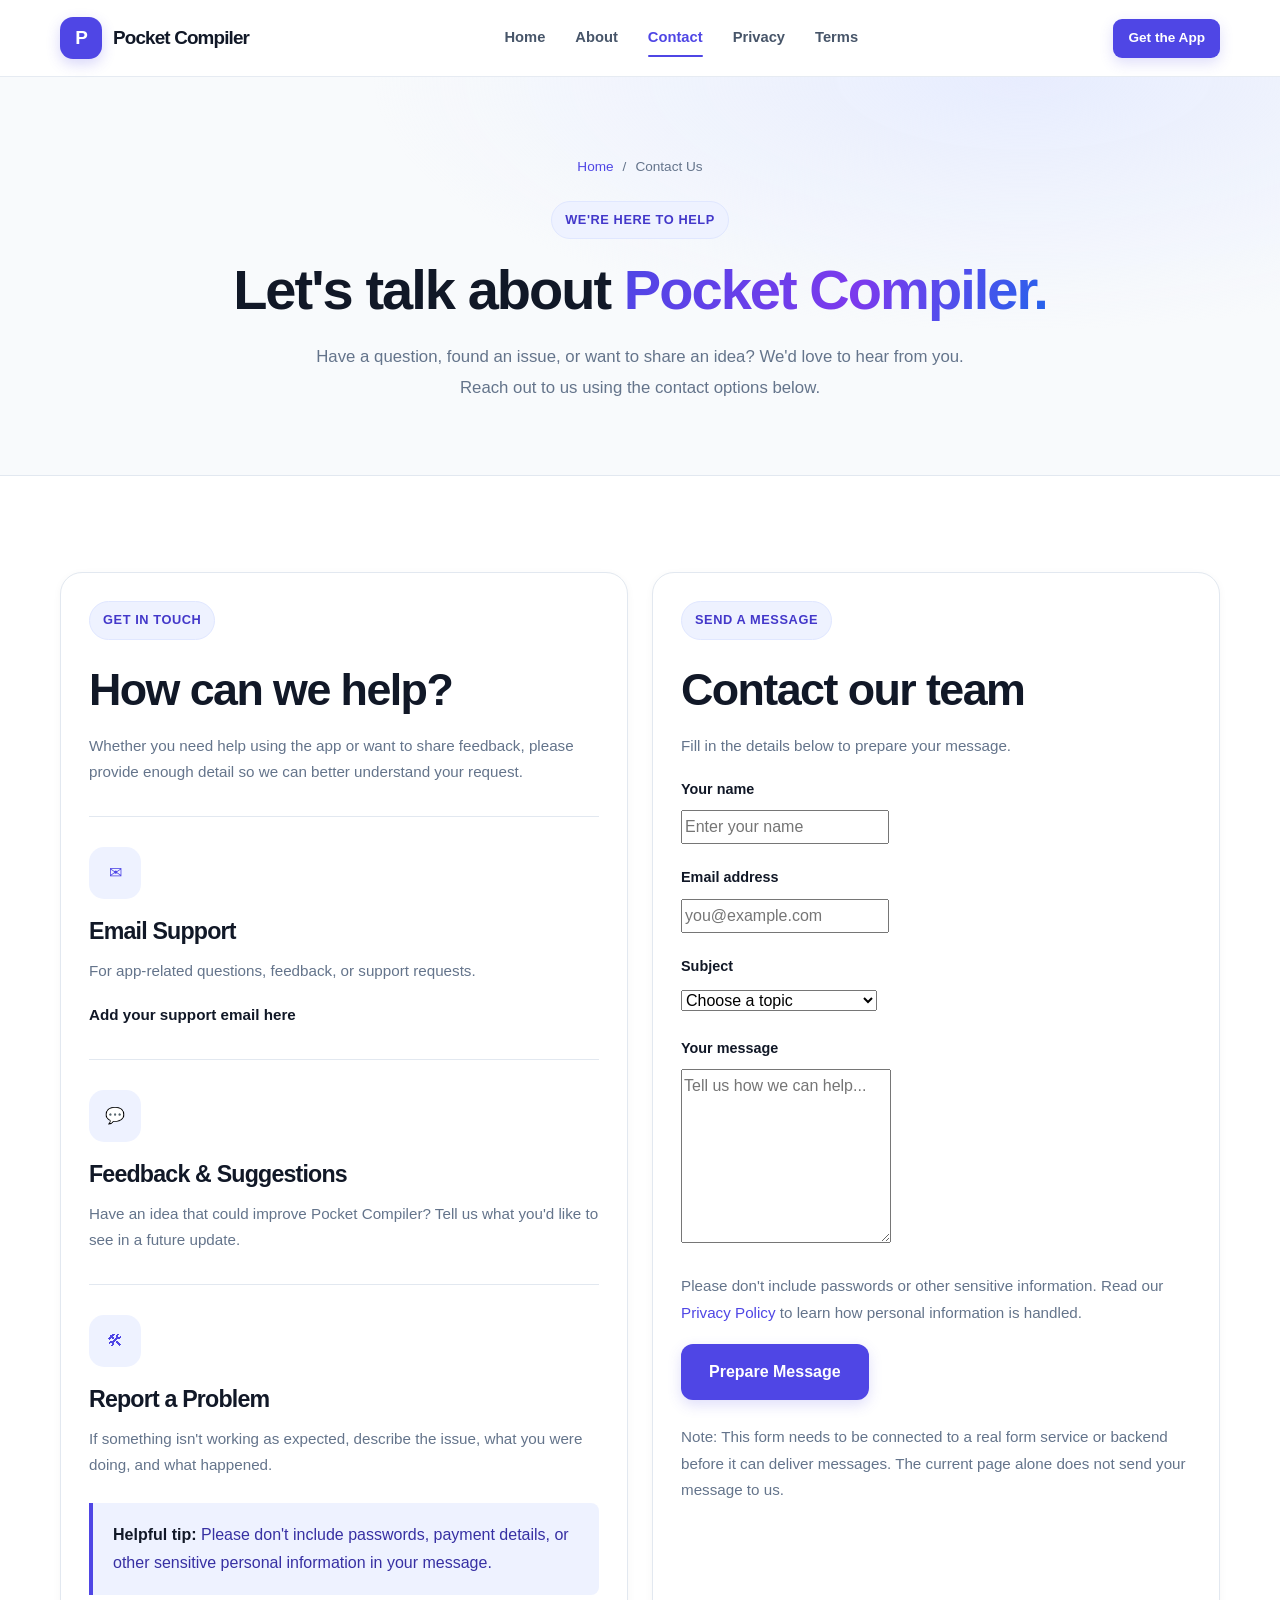
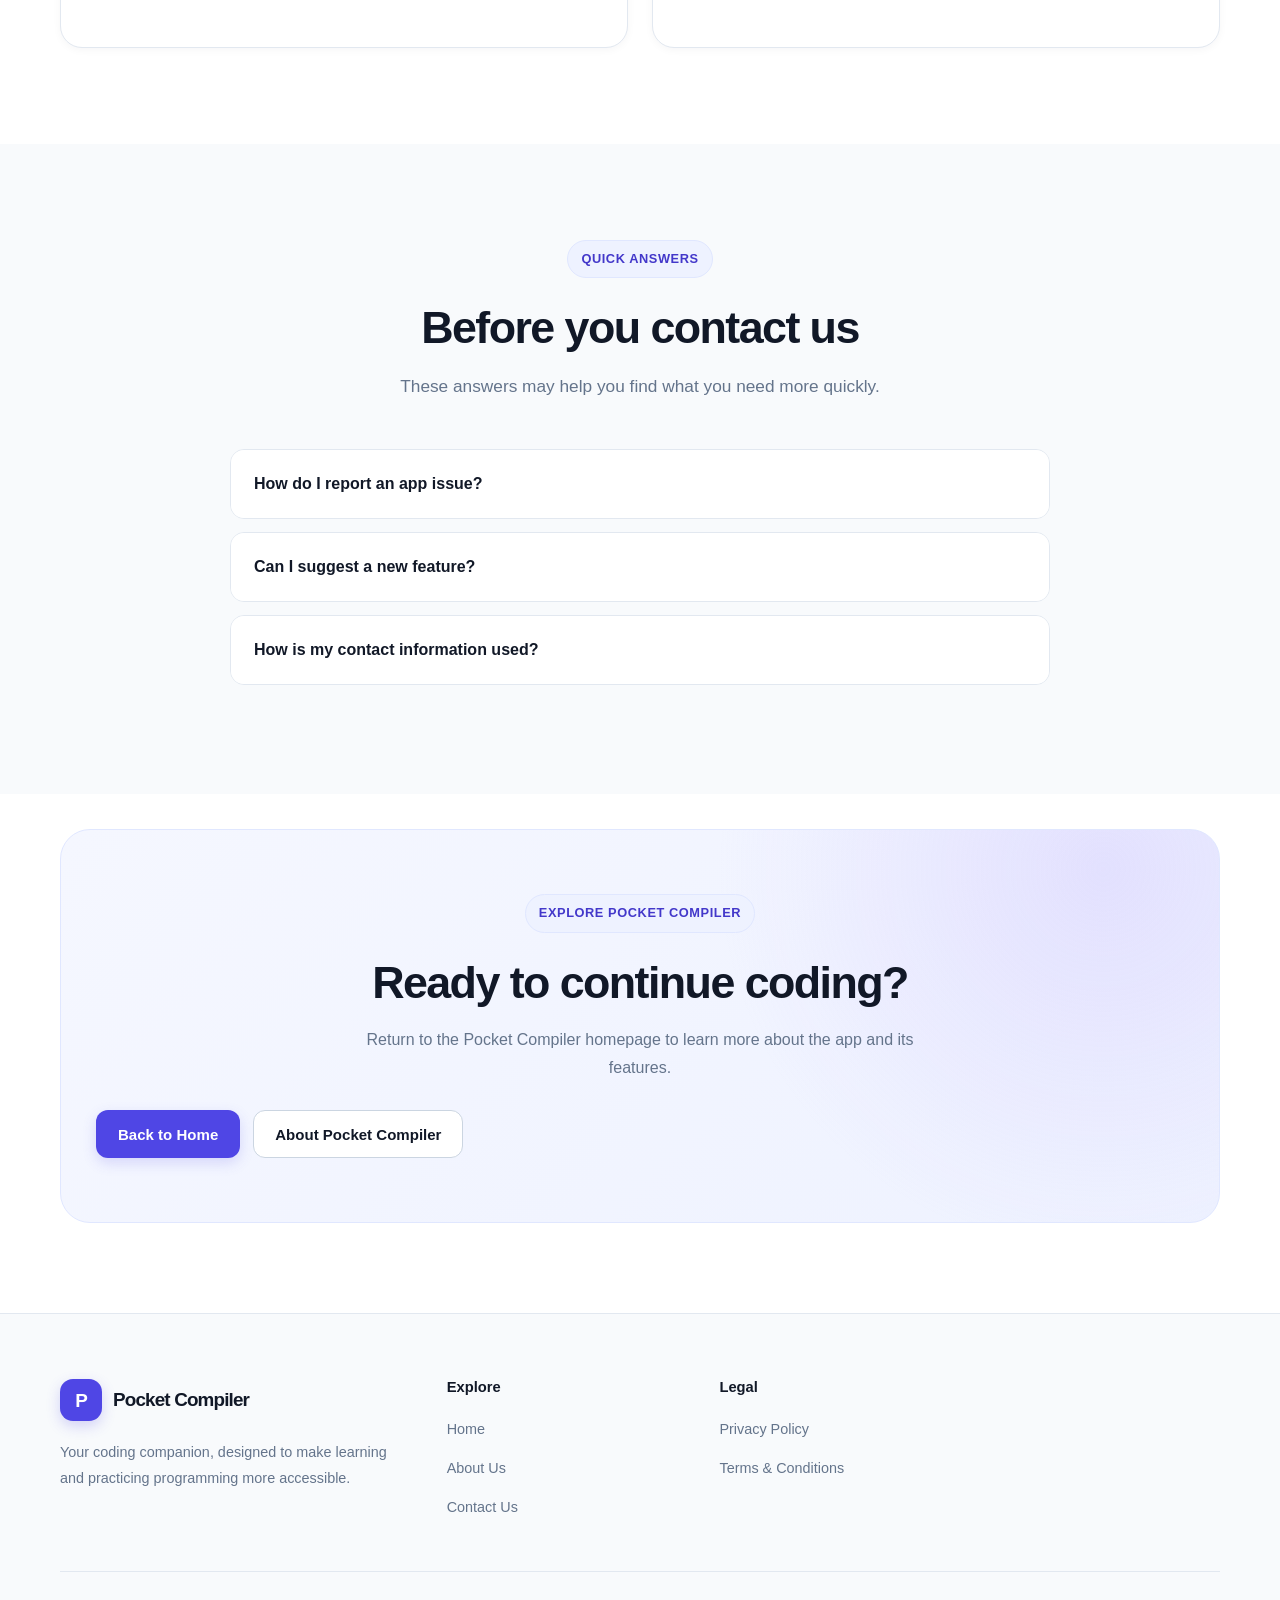
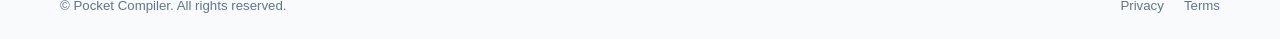
<file: contact.html>
<!DOCTYPE html>
<html lang="en">
<head>
  <meta charset="UTF-8">
  <meta name="viewport" content="width=device-width, initial-scale=1.0">

  <title>Contact Us | Pocket Compiler</title>
  <meta
    name="description"
    content="Contact the Pocket Compiler team for app support, feedback, questions, or suggestions."
  >
  <meta name="robots" content="index, follow">
  <link rel="canonical" href="https://YOUR-DOMAIN/contact.html">

  <link rel="icon" type="image/png" href="assets/images/favicon.png">
  <link rel="stylesheet" href="assets/css/style.css">

  <script src="assets/js/script.js" defer></script>
</head>

<body>

  <!-- Header -->
  <header class="site-header">
    <div class="container nav-container">

      <a href="index.html" class="brand" aria-label="Pocket Compiler Home">
        <span class="brand-logo" aria-hidden="true">P</span>
        <span class="brand-text">Pocket Compiler</span>
      </a>

      <button
        class="menu-toggle"
        type="button"
        aria-label="Toggle navigation"
        aria-expanded="false"
        aria-controls="primary-navigation"
      >
        <span></span>
        <span></span>
        <span></span>
      </button>

      <nav class="nav-menu" id="primary-navigation" aria-label="Main navigation">
        <a href="index.html" class="nav-link">Home</a>
        <a href="about.html" class="nav-link">About</a>
        <a href="contact.html" class="nav-link active" aria-current="page">Contact</a>
        <a href="privacy-policy.html" class="nav-link">Privacy</a>
        <a href="terms.html" class="nav-link">Terms</a>
      </nav>

      <div class="nav-actions">
        <a href="index.html#download" class="btn btn-primary btn-sm">
          Get the App
        </a>
      </div>

    </div>
  </header>


  <main>

    <!-- Page Hero -->
    <section class="page-hero">
      <div class="container">

        <div class="breadcrumbs">
          <a href="index.html">Home</a>
          <span aria-hidden="true">/</span>
          <span>Contact Us</span>
        </div>

        <span class="eyebrow">We're here to help</span>

        <h1>
          Let's talk about
          <span class="gradient-text">Pocket Compiler.</span>
        </h1>

        <p class="hero-description max-w-lg">
          Have a question, found an issue, or want to share an idea?
          We'd love to hear from you. Reach out to us using the contact
          options below.
        </p>

      </div>
    </section>


    <!-- Contact Section -->
    <section class="section">
      <div class="container">

        <div class="grid grid-2">

          <!-- Contact Information -->
          <div class="card">

            <span class="eyebrow">Get in touch</span>

            <h2>How can we help?</h2>

            <p class="text-muted">
              Whether you need help using the app or want to share feedback,
              please provide enough detail so we can better understand your
              request.
            </p>

            <div class="divider"></div>

            <div class="contact-detail">
              <div class="card-icon" aria-hidden="true">✉</div>

              <div>
                <h3>Email Support</h3>
                <p class="text-muted">
                  For app-related questions, feedback, or support requests.
                </p>

                <!-- Replace the placeholder with your real support email. -->
                <p>
                  <strong>Add your support email here</strong>
                </p>
              </div>
            </div>

            <div class="divider"></div>

            <div class="contact-detail">
              <div class="card-icon" aria-hidden="true">💬</div>

              <div>
                <h3>Feedback & Suggestions</h3>
                <p class="text-muted">
                  Have an idea that could improve Pocket Compiler?
                  Tell us what you'd like to see in a future update.
                </p>
              </div>
            </div>

            <div class="divider"></div>

            <div class="contact-detail">
              <div class="card-icon" aria-hidden="true">🛠</div>

              <div>
                <h3>Report a Problem</h3>
                <p class="text-muted">
                  If something isn't working as expected, describe the issue,
                  what you were doing, and what happened.
                </p>
              </div>
            </div>

            <div class="notice mt-24">
              <strong>Helpful tip:</strong>
              Please don't include passwords, payment details, or other
              sensitive personal information in your message.
            </div>

          </div>


          <!-- Contact Form -->
          <div class="card">

            <span class="eyebrow">Send a message</span>

            <h2>Contact our team</h2>

            <p class="text-muted">
              Fill in the details below to prepare your message.
            </p>

            <form id="contact-form">

              <div class="form-group">
                <label for="name">Your name</label>

                <input
                  type="text"
                  id="name"
                  name="name"
                  placeholder="Enter your name"
                  autocomplete="name"
                  required
                  minlength="2"
                  maxlength="100"
                >
              </div>

              <div class="form-group">
                <label for="email">Email address</label>

                <input
                  type="email"
                  id="email"
                  name="email"
                  placeholder="you@example.com"
                  autocomplete="email"
                  required
                  maxlength="254"
                >
              </div>

              <div class="form-group">
                <label for="subject">Subject</label>

                <select id="subject" name="subject" required>
                  <option value="">Choose a topic</option>
                  <option value="App Support">App Support</option>
                  <option value="Bug Report">Report a Problem</option>
                  <option value="Feedback">Feedback or Suggestion</option>
                  <option value="Privacy Question">Privacy Question</option>
                  <option value="Other">Other</option>
                </select>
              </div>

              <div class="form-group">
                <label for="message">Your message</label>

                <textarea
                  id="message"
                  name="message"
                  rows="6"
                  placeholder="Tell us how we can help..."
                  required
                  minlength="10"
                  maxlength="5000"
                ></textarea>
              </div>

              <p class="text-small text-muted">
                Please don't include passwords or other sensitive information.
                Read our
                <a href="privacy-policy.html">Privacy Policy</a>
                to learn how personal information is handled.
              </p>

              <button type="submit" class="btn btn-primary btn-lg">
                Prepare Message
              </button>

              <p
                id="form-status"
                class="text-small mt-24"
                role="status"
                aria-live="polite"
              ></p>

            </form>

            <p class="text-small text-muted mt-24">
              Note: This form needs to be connected to a real form service
              or backend before it can deliver messages. The current page
              alone does not send your message to us.
            </p>

          </div>

        </div>

      </div>
    </section>


    <!-- FAQ Section -->
    <section class="section section-muted">
      <div class="container">

        <div class="section-heading">
          <span class="eyebrow">Quick answers</span>
          <h2>Before you contact us</h2>
          <p class="text-muted">
            These answers may help you find what you need more quickly.
          </p>
        </div>

        <div class="faq-list">

          <div class="faq-item">
            <button
              class="faq-question"
              type="button"
              aria-expanded="false"
              aria-controls="contact-faq-1"
            >
              How do I report an app issue?
            </button>

            <div class="faq-answer" id="contact-faq-1" hidden>
              Describe the problem, the steps that led to it, and any
              error message you received. Avoid sharing passwords or
              sensitive information.
            </div>
          </div>

          <div class="faq-item">
            <button
              class="faq-question"
              type="button"
              aria-expanded="false"
              aria-controls="contact-faq-2"
            >
              Can I suggest a new feature?
            </button>

            <div class="faq-answer" id="contact-faq-2" hidden>
              Yes. Choose Feedback or Suggestion in the contact form and
              explain how the proposed feature would help you.
            </div>
          </div>

          <div class="faq-item">
            <button
              class="faq-question"
              type="button"
              aria-expanded="false"
              aria-controls="contact-faq-3"
            >
              How is my contact information used?
            </button>

            <div class="faq-answer" id="contact-faq-3" hidden>
              Contact information should only be handled according to the
              actual practices of the app developer. Please read the
              <a href="privacy-policy.html">Privacy Policy</a>
              for the details applicable to Pocket Compiler.
            </div>
          </div>

        </div>

      </div>
    </section>


    <!-- CTA -->
    <section class="cta-section">
      <div class="container">

        <div class="cta-card">
          <span class="eyebrow">Explore Pocket Compiler</span>

          <h2>Ready to continue coding?</h2>

          <p>
            Return to the Pocket Compiler homepage to learn more about
            the app and its features.
          </p>

          <div class="hero-actions">
            <a href="index.html" class="btn btn-primary">
              Back to Home
            </a>

            <a href="about.html" class="btn btn-secondary">
              About Pocket Compiler
            </a>
          </div>
        </div>

      </div>
    </section>

  </main>


  <!-- Footer -->
  <footer class="site-footer">
    <div class="container">

      <div class="footer-main">

        <div class="footer-brand">
          <a href="index.html" class="brand">
            <span class="brand-logo" aria-hidden="true">P</span>
            <span class="brand-text">Pocket Compiler</span>
          </a>

          <p class="footer-brand-description">
            Your coding companion, designed to make learning and
            practicing programming more accessible.
          </p>
        </div>

        <div>
          <h3 class="footer-heading">Explore</h3>

          <ul class="footer-links">
            <li><a href="index.html">Home</a></li>
            <li><a href="about.html">About Us</a></li>
            <li><a href="contact.html">Contact Us</a></li>
          </ul>
        </div>

        <div>
          <h3 class="footer-heading">Legal</h3>

          <ul class="footer-links">
            <li><a href="privacy-policy.html">Privacy Policy</a></li>
            <li><a href="terms.html">Terms &amp; Conditions</a></li>
          </ul>
        </div>

      </div>

      <div class="footer-bottom">
        <p>
          &copy; <span data-current-year></span> Pocket Compiler.
          All rights reserved.
        </p>

        <div class="footer-legal-links">
          <a href="privacy-policy.html">Privacy</a>
          <a href="terms.html">Terms</a>
        </div>
      </div>

    </div>
  </footer>

</body>
</html>
</file>
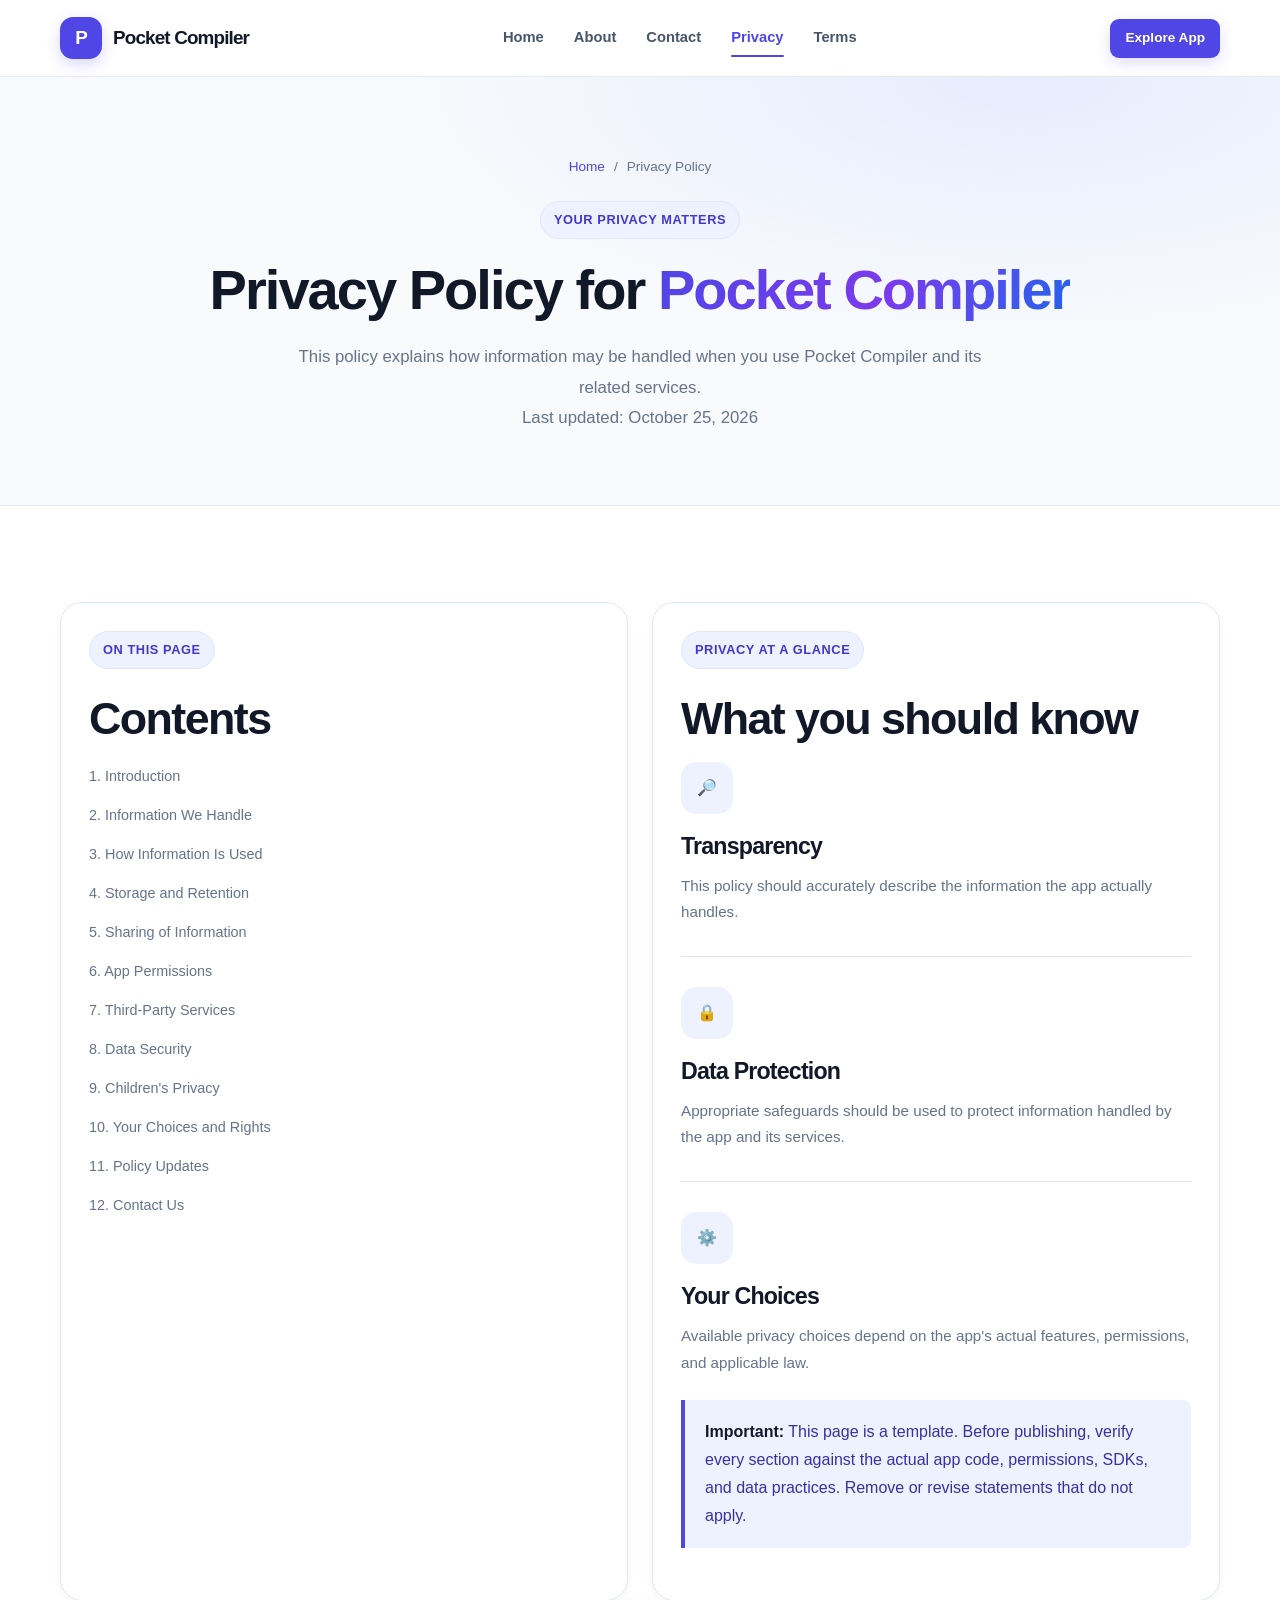
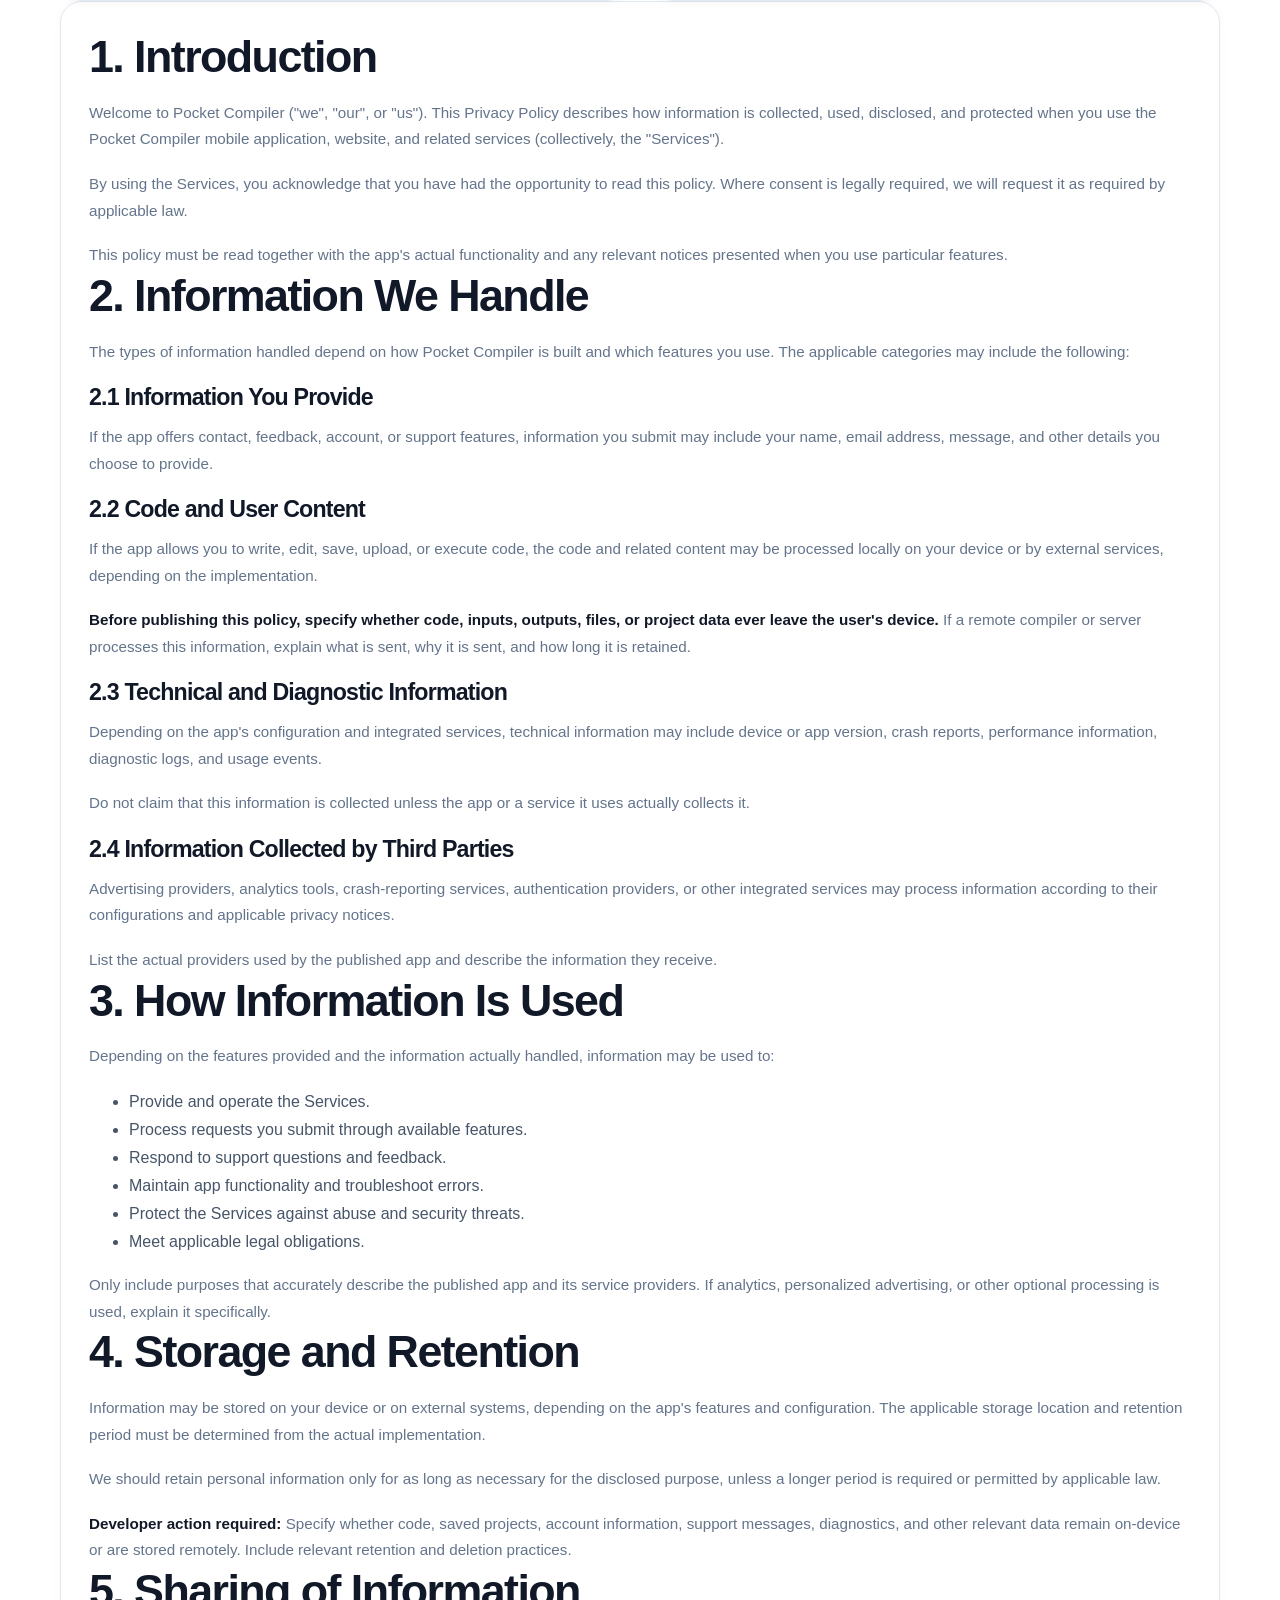
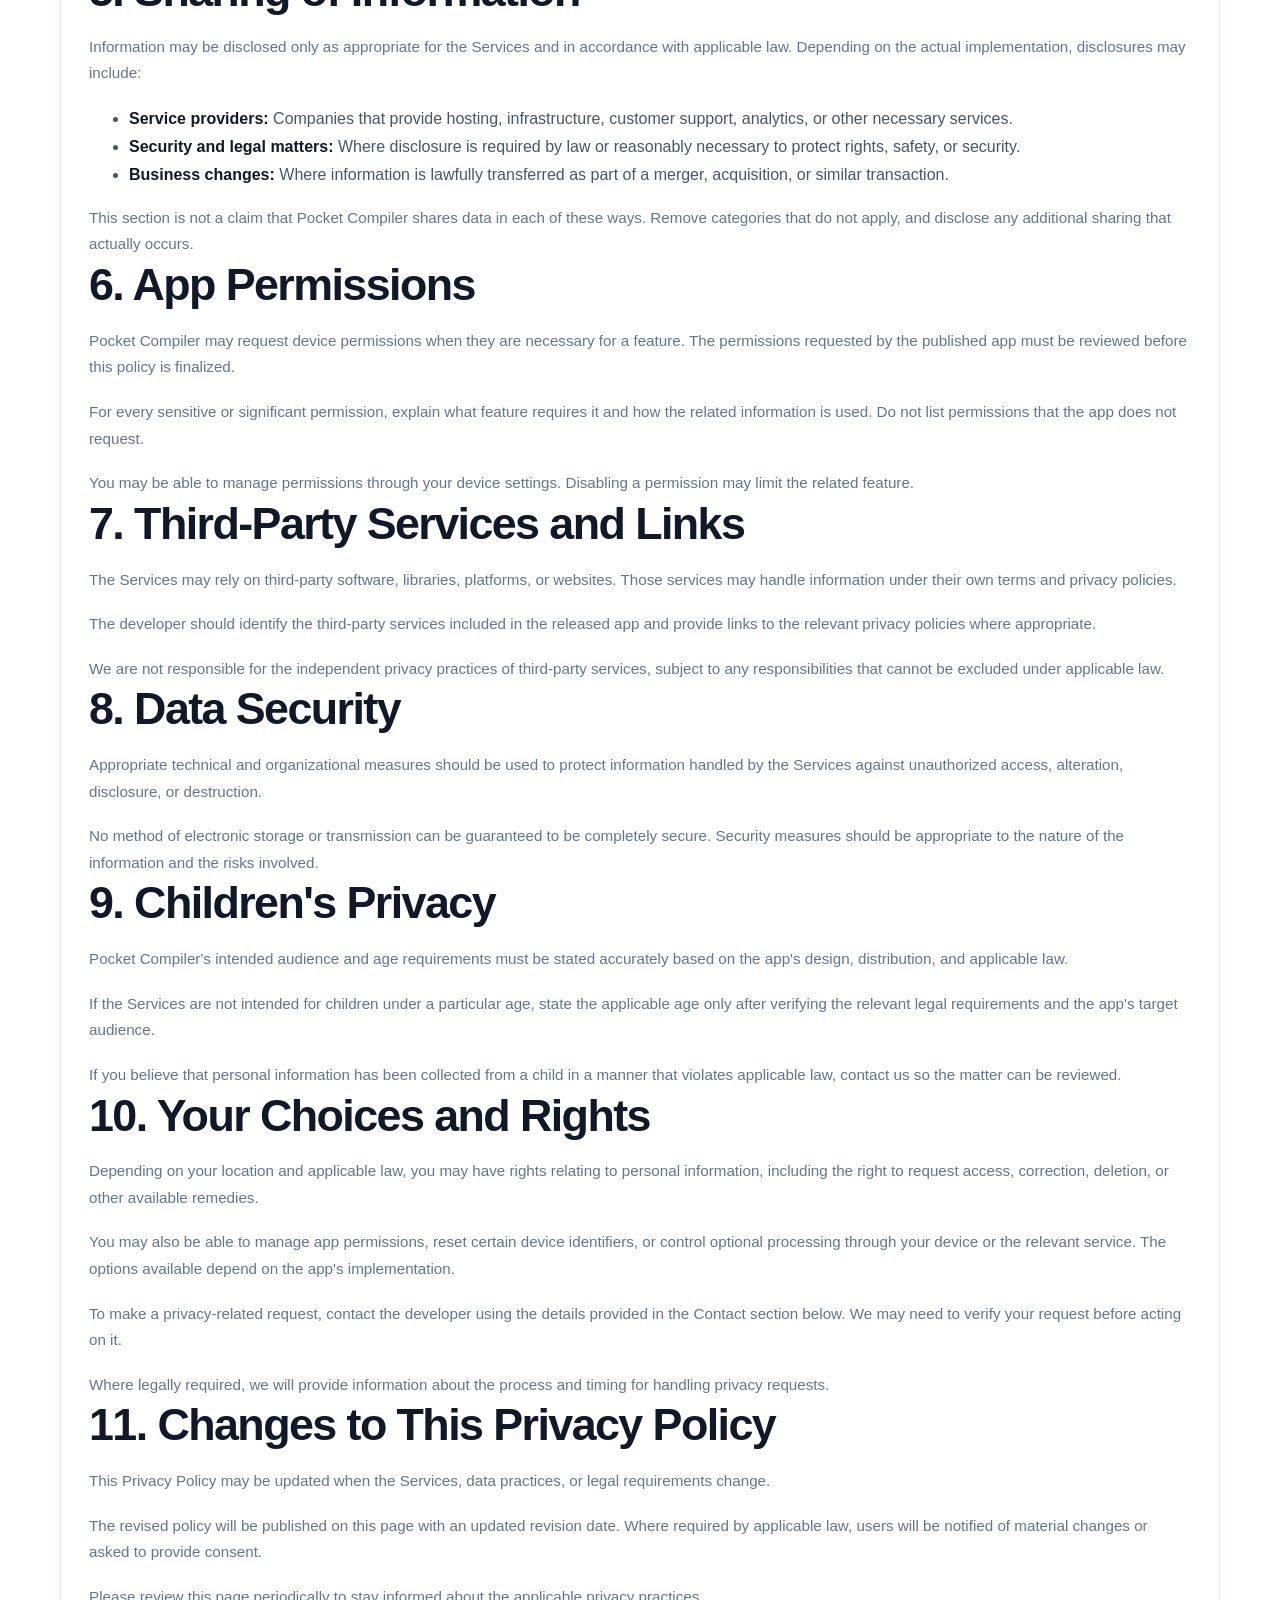
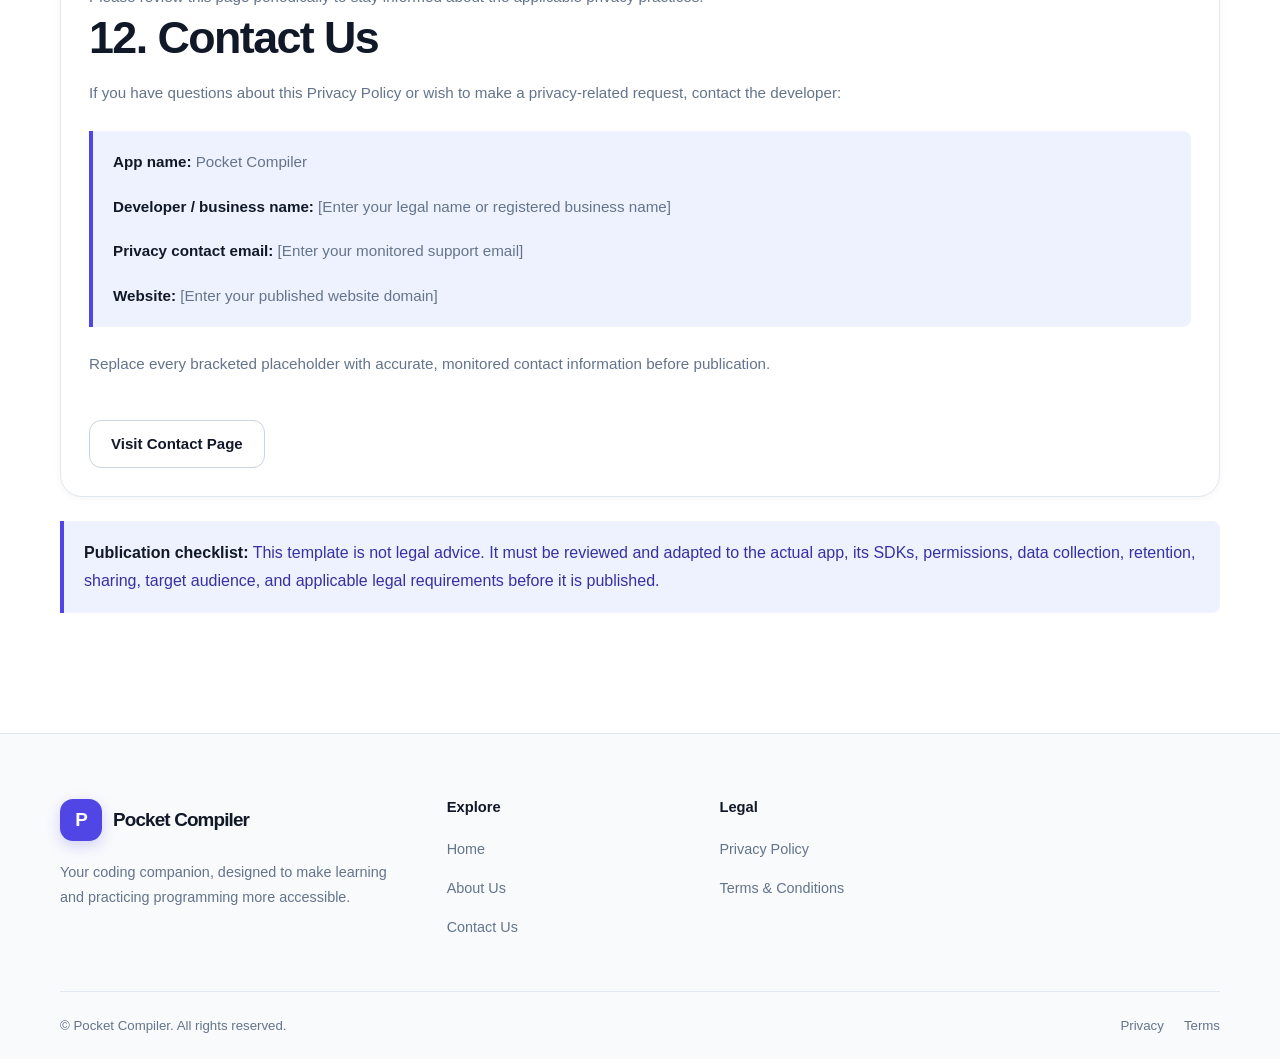
<file: privacy-policy.html>
<!DOCTYPE html>
<html lang="en">
<head>
  <meta charset="UTF-8">
  <meta name="viewport" content="width=device-width, initial-scale=1.0">

  <title>Privacy Policy | Pocket Compiler</title>
  <meta
    name="description"
    content="Read the Pocket Compiler Privacy Policy to understand how information is collected, used, stored, and protected."
  >
  <meta name="robots" content="index, follow">
  <link rel="canonical" href="https://YOUR-DOMAIN/privacy-policy.html">

  <link rel="stylesheet" href="assets/css/style.css">
  <script src="assets/js/script.js" defer></script>
</head>

<body>

  <!-- Header -->
  <header class="site-header">
    <div class="container nav-container">

      <a href="index.html" class="brand" aria-label="Pocket Compiler Home">
        <span class="brand-logo" aria-hidden="true">P</span>
        <span class="brand-text">Pocket Compiler</span>
      </a>

      <button
        class="menu-toggle"
        type="button"
        aria-label="Toggle navigation"
        aria-expanded="false"
        aria-controls="primary-navigation"
      >
        <span></span>
        <span></span>
        <span></span>
      </button>

      <nav class="nav-menu" id="primary-navigation" aria-label="Main navigation">
        <a href="index.html" class="nav-link">Home</a>
        <a href="about.html" class="nav-link">About</a>
        <a href="contact.html" class="nav-link">Contact</a>
        <a href="privacy-policy.html" class="nav-link active" aria-current="page">Privacy</a>
        <a href="terms.html" class="nav-link">Terms</a>
      </nav>

      <div class="nav-actions">
        <a href="index.html" class="btn btn-primary btn-sm">Explore App</a>
      </div>

    </div>
  </header>


  <main>

    <!-- Page Hero -->
    <section class="page-hero">
      <div class="container">

        <div class="breadcrumbs">
          <a href="index.html">Home</a>
          <span aria-hidden="true">/</span>
          <span>Privacy Policy</span>
        </div>

        <span class="eyebrow">Your privacy matters</span>

        <h1>
          Privacy Policy for
          <span class="gradient-text">Pocket Compiler</span>
        </h1>

        <p class="hero-description max-w-lg">
          This policy explains how information may be handled when you
          use Pocket Compiler and its related services.
        </p>

        <p class="text-small text-muted">
          Last updated: October 25, 2026
        </p>

      </div>
    </section>


    <!-- Privacy Policy Content -->
    <section class="section">
      <div class="container">

        <div class="grid grid-2">

          <!-- Table of Contents -->
          <aside class="card">
            <span class="eyebrow">On this page</span>
            <h2>Contents</h2>

            <ul class="footer-links">
              <li><a href="#introduction">1. Introduction</a></li>
              <li><a href="#information">2. Information We Handle</a></li>
              <li><a href="#usage">3. How Information Is Used</a></li>
              <li><a href="#storage">4. Storage and Retention</a></li>
              <li><a href="#sharing">5. Sharing of Information</a></li>
              <li><a href="#permissions">6. App Permissions</a></li>
              <li><a href="#third-party">7. Third-Party Services</a></li>
              <li><a href="#security">8. Data Security</a></li>
              <li><a href="#children">9. Children's Privacy</a></li>
              <li><a href="#rights">10. Your Choices and Rights</a></li>
              <li><a href="#changes">11. Policy Updates</a></li>
              <li><a href="#contact">12. Contact Us</a></li>
            </ul>
          </aside>


          <!-- Policy Highlights -->
          <div class="card">
            <span class="eyebrow">Privacy at a glance</span>
            <h2>What you should know</h2>

            <div class="contact-detail">
              <div class="card-icon" aria-hidden="true">🔎</div>
              <div>
                <h3>Transparency</h3>
                <p class="text-muted">
                  This policy should accurately describe the information
                  the app actually handles.
                </p>
              </div>
            </div>

            <div class="divider"></div>

            <div class="contact-detail">
              <div class="card-icon" aria-hidden="true">🔒</div>
              <div>
                <h3>Data Protection</h3>
                <p class="text-muted">
                  Appropriate safeguards should be used to protect
                  information handled by the app and its services.
                </p>
              </div>
            </div>

            <div class="divider"></div>

            <div class="contact-detail">
              <div class="card-icon" aria-hidden="true">⚙️</div>
              <div>
                <h3>Your Choices</h3>
                <p class="text-muted">
                  Available privacy choices depend on the app's actual
                  features, permissions, and applicable law.
                </p>
              </div>
            </div>

            <div class="notice mt-24">
              <strong>Important:</strong>
              This page is a template. Before publishing, verify every
              section against the actual app code, permissions, SDKs,
              and data practices. Remove or revise statements that do
              not apply.
            </div>
          </div>

        </div>


        <!-- Full Policy -->
        <article class="card mt-32">

          <section id="introduction" class="legal-section">
            <h2>1. Introduction</h2>

            <p>
              Welcome to Pocket Compiler ("we", "our", or "us").
              This Privacy Policy describes how information is collected,
              used, disclosed, and protected when you use the Pocket
              Compiler mobile application, website, and related services
              (collectively, the "Services").
            </p>

            <p>
              By using the Services, you acknowledge that you have had
              the opportunity to read this policy. Where consent is
              legally required, we will request it as required by
              applicable law.
            </p>

            <p>
              This policy must be read together with the app's actual
              functionality and any relevant notices presented when
              you use particular features.
            </p>
          </section>


          <section id="information" class="legal-section">
            <h2>2. Information We Handle</h2>

            <p>
              The types of information handled depend on how Pocket
              Compiler is built and which features you use. The
              applicable categories may include the following:
            </p>

            <h3>2.1 Information You Provide</h3>

            <p>
              If the app offers contact, feedback, account, or support
              features, information you submit may include your name,
              email address, message, and other details you choose to
              provide.
            </p>

            <h3>2.2 Code and User Content</h3>

            <p>
              If the app allows you to write, edit, save, upload, or
              execute code, the code and related content may be processed
              locally on your device or by external services, depending
              on the implementation.
            </p>

            <p>
              <strong>
                Before publishing this policy, specify whether code,
                inputs, outputs, files, or project data ever leave the
                user's device.
              </strong>
              If a remote compiler or server processes this information,
              explain what is sent, why it is sent, and how long it is
              retained.
            </p>

            <h3>2.3 Technical and Diagnostic Information</h3>

            <p>
              Depending on the app's configuration and integrated
              services, technical information may include device or
              app version, crash reports, performance information,
              diagnostic logs, and usage events.
            </p>

            <p>
              Do not claim that this information is collected unless
              the app or a service it uses actually collects it.
            </p>

            <h3>2.4 Information Collected by Third Parties</h3>

            <p>
              Advertising providers, analytics tools, crash-reporting
              services, authentication providers, or other integrated
              services may process information according to their
              configurations and applicable privacy notices.
            </p>

            <p>
              List the actual providers used by the published app and
              describe the information they receive.
            </p>
          </section>


          <section id="usage" class="legal-section">
            <h2>3. How Information Is Used</h2>

            <p>
              Depending on the features provided and the information
              actually handled, information may be used to:
            </p>

            <ul>
              <li>Provide and operate the Services.</li>
              <li>Process requests you submit through available features.</li>
              <li>Respond to support questions and feedback.</li>
              <li>Maintain app functionality and troubleshoot errors.</li>
              <li>Protect the Services against abuse and security threats.</li>
              <li>Meet applicable legal obligations.</li>
            </ul>

            <p>
              Only include purposes that accurately describe the
              published app and its service providers. If analytics,
              personalized advertising, or other optional processing
              is used, explain it specifically.
            </p>
          </section>


          <section id="storage" class="legal-section">
            <h2>4. Storage and Retention</h2>

            <p>
              Information may be stored on your device or on external
              systems, depending on the app's features and configuration.
              The applicable storage location and retention period must
              be determined from the actual implementation.
            </p>

            <p>
              We should retain personal information only for as long
              as necessary for the disclosed purpose, unless a longer
              period is required or permitted by applicable law.
            </p>

            <p>
              <strong>Developer action required:</strong>
              Specify whether code, saved projects, account information,
              support messages, diagnostics, and other relevant data
              remain on-device or are stored remotely. Include relevant
              retention and deletion practices.
            </p>
          </section>


          <section id="sharing" class="legal-section">
            <h2>5. Sharing of Information</h2>

            <p>
              Information may be disclosed only as appropriate for the
              Services and in accordance with applicable law. Depending
              on the actual implementation, disclosures may include:
            </p>

            <ul>
              <li>
                <strong>Service providers:</strong>
                Companies that provide hosting, infrastructure,
                customer support, analytics, or other necessary services.
              </li>
              <li>
                <strong>Security and legal matters:</strong>
                Where disclosure is required by law or reasonably
                necessary to protect rights, safety, or security.
              </li>
              <li>
                <strong>Business changes:</strong>
                Where information is lawfully transferred as part of
                a merger, acquisition, or similar transaction.
              </li>
            </ul>

            <p>
              This section is not a claim that Pocket Compiler shares
              data in each of these ways. Remove categories that do
              not apply, and disclose any additional sharing that
              actually occurs.
            </p>
          </section>


          <section id="permissions" class="legal-section">
            <h2>6. App Permissions</h2>

            <p>
              Pocket Compiler may request device permissions when they
              are necessary for a feature. The permissions requested
              by the published app must be reviewed before this policy
              is finalized.
            </p>

            <p>
              For every sensitive or significant permission, explain
              what feature requires it and how the related information
              is used. Do not list permissions that the app does not
              request.
            </p>

            <p>
              You may be able to manage permissions through your
              device settings. Disabling a permission may limit the
              related feature.
            </p>
          </section>


          <section id="third-party" class="legal-section">
            <h2>7. Third-Party Services and Links</h2>

            <p>
              The Services may rely on third-party software, libraries,
              platforms, or websites. Those services may handle
              information under their own terms and privacy policies.
            </p>

            <p>
              The developer should identify the third-party services
              included in the released app and provide links to the
              relevant privacy policies where appropriate.
            </p>

            <p>
              We are not responsible for the independent privacy
              practices of third-party services, subject to any
              responsibilities that cannot be excluded under applicable law.
            </p>
          </section>


          <section id="security" class="legal-section">
            <h2>8. Data Security</h2>

            <p>
              Appropriate technical and organizational measures should
              be used to protect information handled by the Services
              against unauthorized access, alteration, disclosure,
              or destruction.
            </p>

            <p>
              No method of electronic storage or transmission can be
              guaranteed to be completely secure. Security measures
              should be appropriate to the nature of the information
              and the risks involved.
            </p>
          </section>


          <section id="children" class="legal-section">
            <h2>9. Children's Privacy</h2>

            <p>
              Pocket Compiler's intended audience and age requirements
              must be stated accurately based on the app's design,
              distribution, and applicable law.
            </p>

            <p>
              If the Services are not intended for children under a
              particular age, state the applicable age only after
              verifying the relevant legal requirements and the app's
              target audience.
            </p>

            <p>
              If you believe that personal information has been
              collected from a child in a manner that violates
              applicable law, contact us so the matter can be reviewed.
            </p>
          </section>


          <section id="rights" class="legal-section">
            <h2>10. Your Choices and Rights</h2>

            <p>
              Depending on your location and applicable law, you may
              have rights relating to personal information, including
              the right to request access, correction, deletion, or
              other available remedies.
            </p>

            <p>
              You may also be able to manage app permissions, reset
              certain device identifiers, or control optional
              processing through your device or the relevant service.
              The options available depend on the app's implementation.
            </p>

            <p>
              To make a privacy-related request, contact the developer
              using the details provided in the Contact section below.
              We may need to verify your request before acting on it.
            </p>

            <p>
              Where legally required, we will provide information about
              the process and timing for handling privacy requests.
            </p>
          </section>


          <section id="changes" class="legal-section">
            <h2>11. Changes to This Privacy Policy</h2>

            <p>
              This Privacy Policy may be updated when the Services,
              data practices, or legal requirements change.
            </p>

            <p>
              The revised policy will be published on this page with
              an updated revision date. Where required by applicable
              law, users will be notified of material changes or asked
              to provide consent.
            </p>

            <p>
              Please review this page periodically to stay informed
              about the applicable privacy practices.
            </p>
          </section>


          <section id="contact" class="legal-section">
            <h2>12. Contact Us</h2>

            <p>
              If you have questions about this Privacy Policy or wish
              to make a privacy-related request, contact the developer:
            </p>

            <div class="notice">
              <p><strong>App name:</strong> Pocket Compiler</p>
              <p>
                <strong>Developer / business name:</strong>
                [Enter your legal name or registered business name]
              </p>
              <p>
                <strong>Privacy contact email:</strong>
                [Enter your monitored support email]
              </p>
              <p>
                <strong>Website:</strong>
                [Enter your published website domain]
              </p>
            </div>

            <p class="mt-24">
              Replace every bracketed placeholder with accurate,
              monitored contact information before publication.
            </p>

            <a href="contact.html" class="btn btn-secondary mt-24">
              Visit Contact Page
            </a>
          </section>

        </article>


        <!-- Disclaimer -->
        <div class="notice mt-32">
          <strong>Publication checklist:</strong>
          This template is not legal advice. It must be reviewed and
          adapted to the actual app, its SDKs, permissions, data
          collection, retention, sharing, target audience, and
          applicable legal requirements before it is published.
        </div>

      </div>
    </section>

  </main>


  <!-- Footer -->
  <footer class="site-footer">
    <div class="container">

      <div class="footer-main">

        <div class="footer-brand">
          <a href="index.html" class="brand">
            <span class="brand-logo" aria-hidden="true">P</span>
            <span class="brand-text">Pocket Compiler</span>
          </a>

          <p class="footer-brand-description">
            Your coding companion, designed to make learning and
            practicing programming more accessible.
          </p>
        </div>

        <div>
          <h3 class="footer-heading">Explore</h3>
          <ul class="footer-links">
            <li><a href="index.html">Home</a></li>
            <li><a href="about.html">About Us</a></li>
            <li><a href="contact.html">Contact Us</a></li>
          </ul>
        </div>

        <div>
          <h3 class="footer-heading">Legal</h3>
          <ul class="footer-links">
            <li><a href="privacy-policy.html">Privacy Policy</a></li>
            <li><a href="terms.html">Terms &amp; Conditions</a></li>
          </ul>
        </div>

      </div>

      <div class="footer-bottom">
        <p>
          &copy; <span data-current-year></span> Pocket Compiler.
          All rights reserved.
        </p>

        <div class="footer-legal-links">
          <a href="privacy-policy.html">Privacy</a>
          <a href="terms.html">Terms</a>
        </div>
      </div>

    </div>
  </footer>

</body>
</html>
</file>
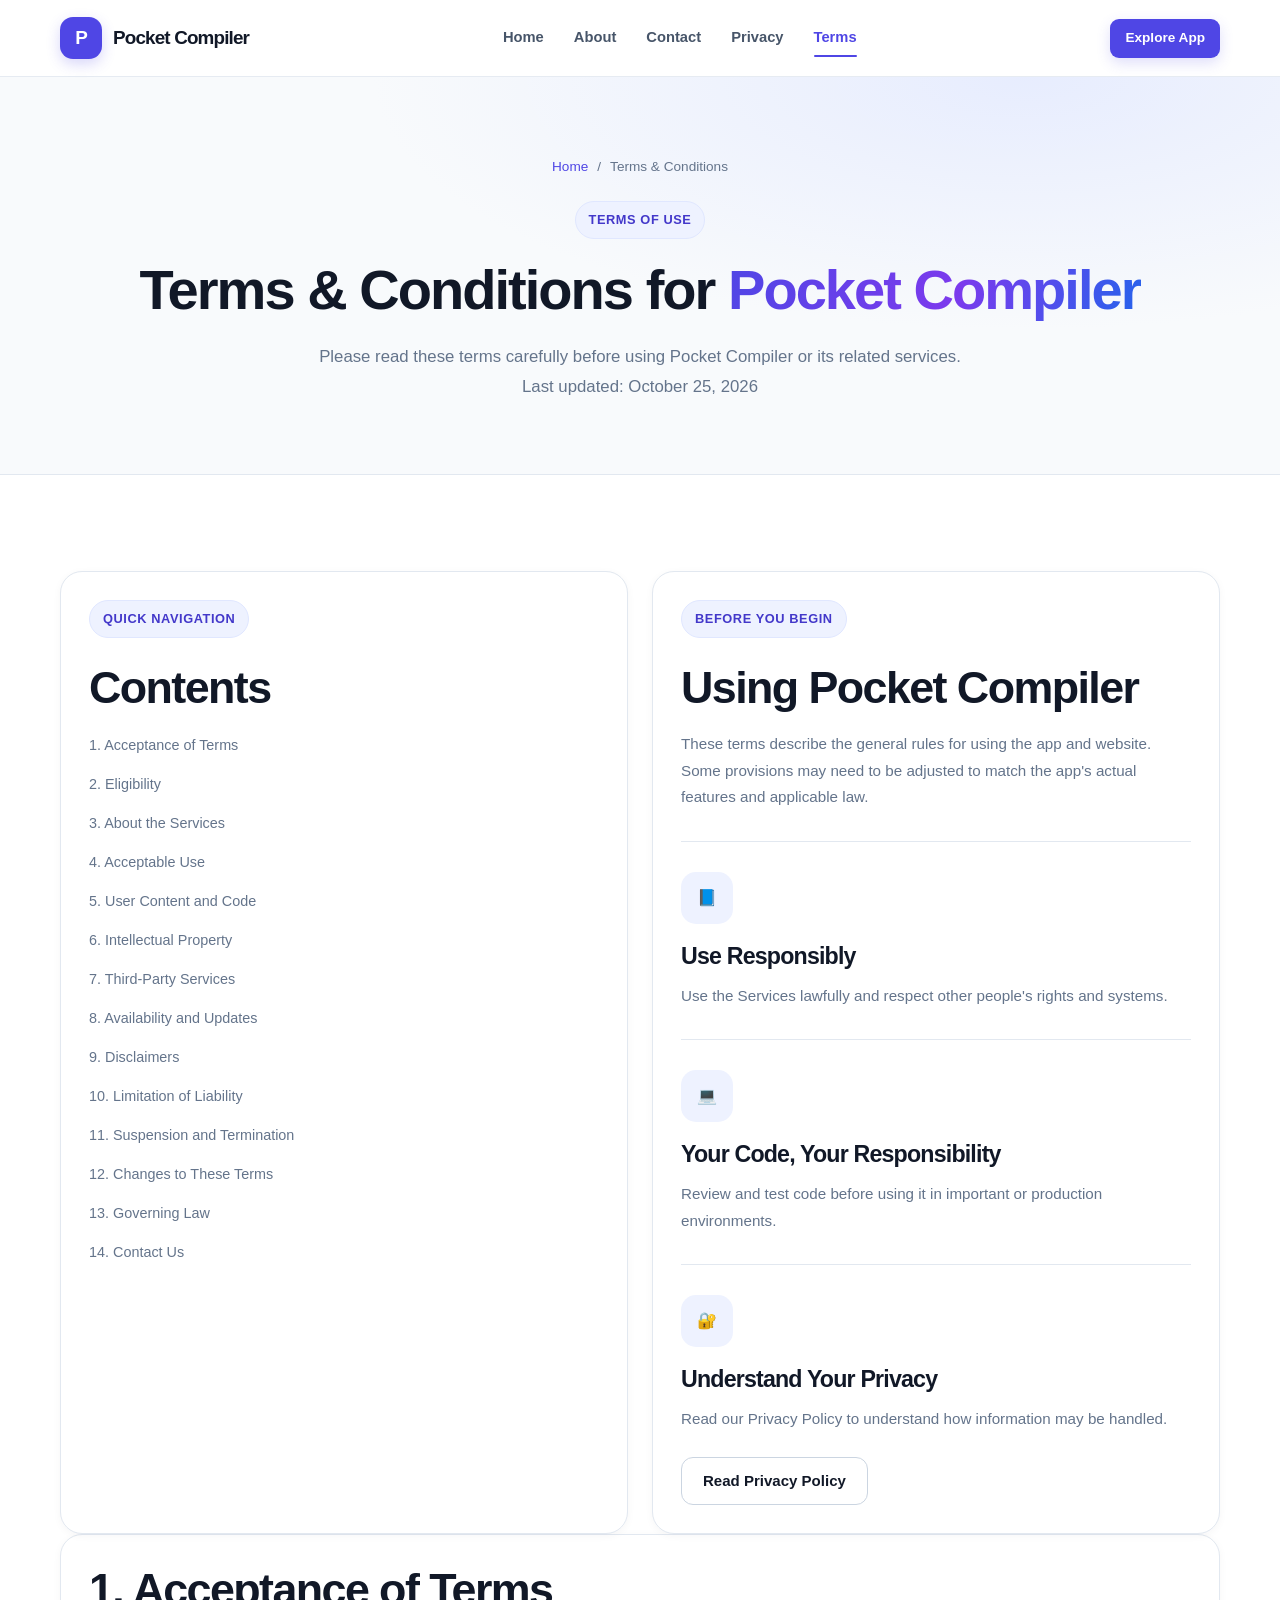
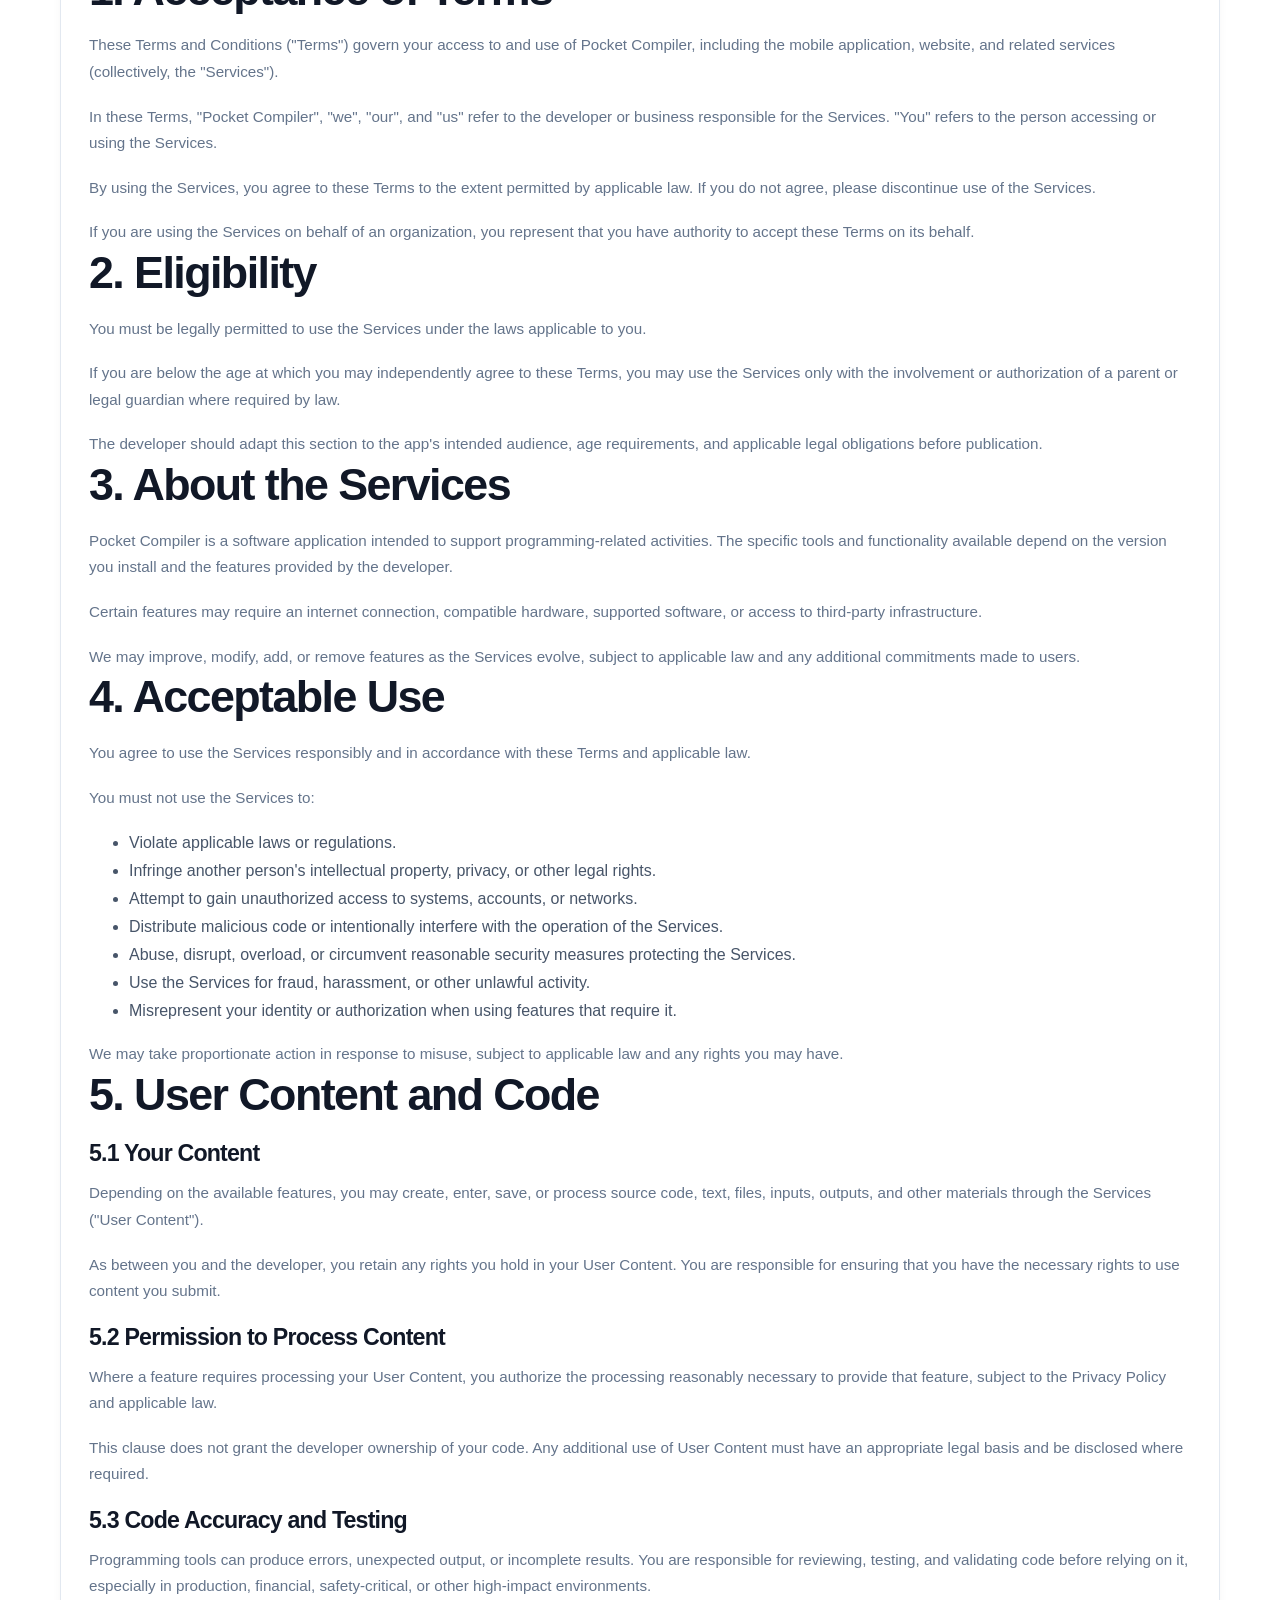
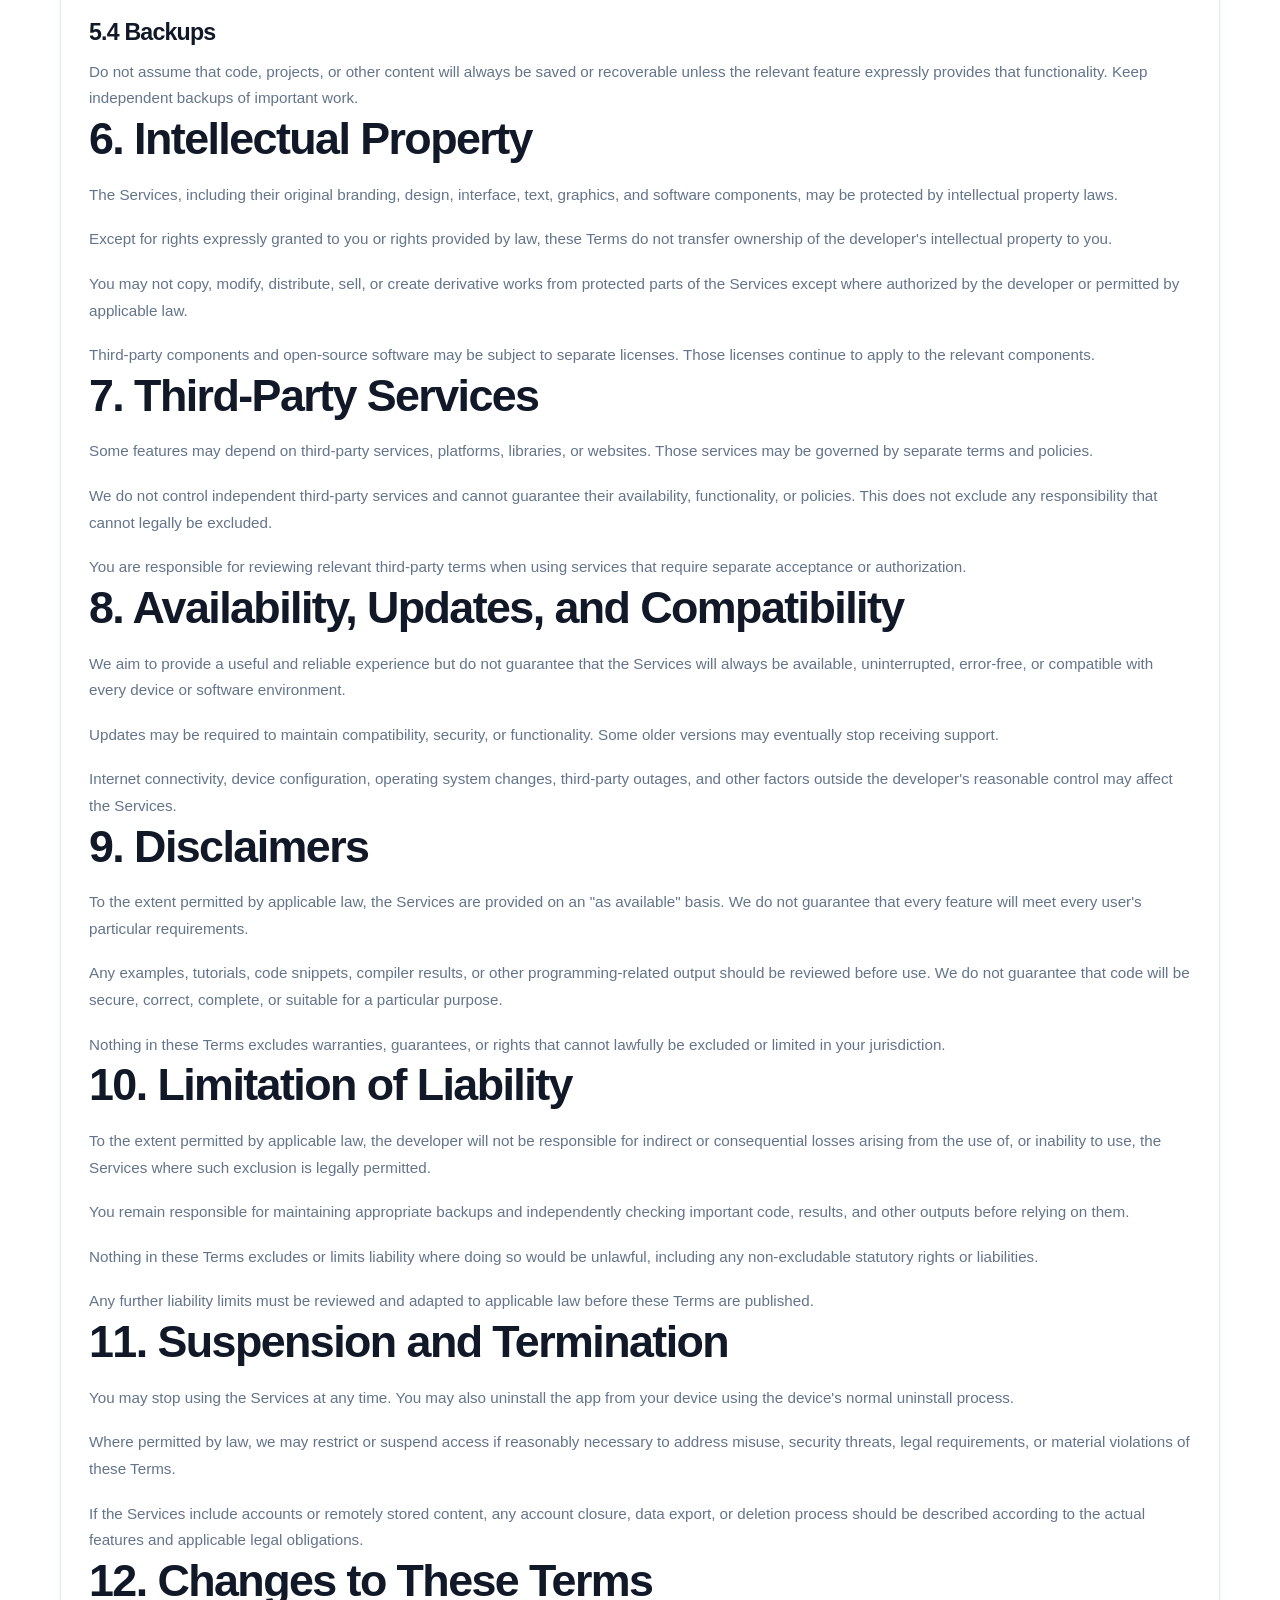
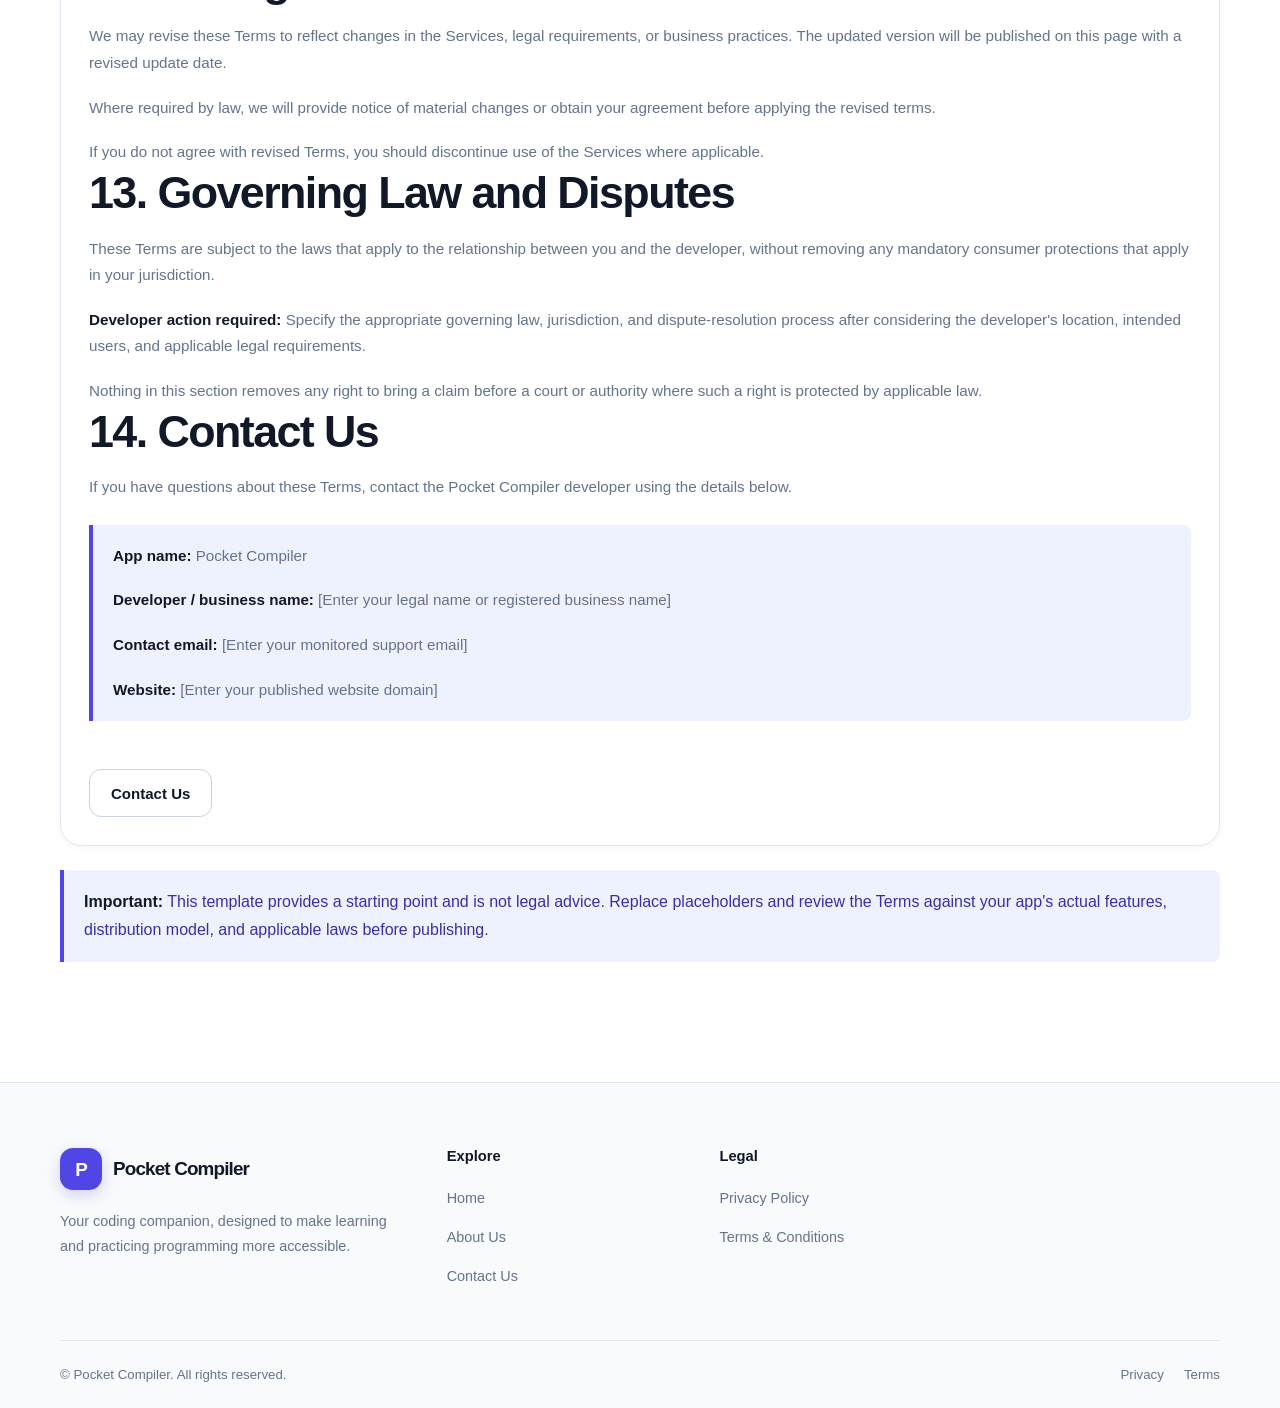
<file: terms.html>
<!DOCTYPE html>
<html lang="en">
<head>
  <meta charset="UTF-8">
  <meta name="viewport" content="width=device-width, initial-scale=1.0">

  <title>Terms &amp; Conditions | Pocket Compiler</title>
  <meta
    name="description"
    content="Read the Terms and Conditions governing your use of the Pocket Compiler app and website."
  >
  <meta name="robots" content="index, follow">
  <link rel="canonical" href="https://YOUR-DOMAIN/terms.html">

  <link rel="stylesheet" href="assets/css/style.css">
  <script src="assets/js/script.js" defer></script>
</head>

<body>

  <!-- Header -->
  <header class="site-header">
    <div class="container nav-container">

      <a href="index.html" class="brand" aria-label="Pocket Compiler Home">
        <span class="brand-logo" aria-hidden="true">P</span>
        <span class="brand-text">Pocket Compiler</span>
      </a>

      <button
        class="menu-toggle"
        type="button"
        aria-label="Toggle navigation"
        aria-expanded="false"
        aria-controls="primary-navigation"
      >
        <span></span>
        <span></span>
        <span></span>
      </button>

      <nav class="nav-menu" id="primary-navigation" aria-label="Main navigation">
        <a href="index.html" class="nav-link">Home</a>
        <a href="about.html" class="nav-link">About</a>
        <a href="contact.html" class="nav-link">Contact</a>
        <a href="privacy-policy.html" class="nav-link">Privacy</a>
        <a href="terms.html" class="nav-link active" aria-current="page">Terms</a>
      </nav>

      <div class="nav-actions">
        <a href="index.html" class="btn btn-primary btn-sm">Explore App</a>
      </div>

    </div>
  </header>


  <main>

    <!-- Page Hero -->
    <section class="page-hero">
      <div class="container">

        <div class="breadcrumbs">
          <a href="index.html">Home</a>
          <span aria-hidden="true">/</span>
          <span>Terms &amp; Conditions</span>
        </div>

        <span class="eyebrow">Terms of use</span>

        <h1>
          Terms &amp; Conditions for
          <span class="gradient-text">Pocket Compiler</span>
        </h1>

        <p class="hero-description max-w-lg">
          Please read these terms carefully before using Pocket Compiler
          or its related services.
        </p>

        <p class="text-small text-muted">
          Last updated: October 25, 2026
        </p>

      </div>
    </section>


    <!-- Terms Content -->
    <section class="section">
      <div class="container">

        <div class="grid grid-2">

          <!-- Table of Contents -->
          <aside class="card">
            <span class="eyebrow">Quick navigation</span>
            <h2>Contents</h2>

            <ul class="footer-links">
              <li><a href="#acceptance">1. Acceptance of Terms</a></li>
              <li><a href="#eligibility">2. Eligibility</a></li>
              <li><a href="#services">3. About the Services</a></li>
              <li><a href="#acceptable-use">4. Acceptable Use</a></li>
              <li><a href="#user-content">5. User Content and Code</a></li>
              <li><a href="#intellectual-property">6. Intellectual Property</a></li>
              <li><a href="#third-party">7. Third-Party Services</a></li>
              <li><a href="#availability">8. Availability and Updates</a></li>
              <li><a href="#disclaimer">9. Disclaimers</a></li>
              <li><a href="#liability">10. Limitation of Liability</a></li>
              <li><a href="#termination">11. Suspension and Termination</a></li>
              <li><a href="#changes">12. Changes to These Terms</a></li>
              <li><a href="#law">13. Governing Law</a></li>
              <li><a href="#contact">14. Contact Us</a></li>
            </ul>
          </aside>


          <!-- Summary -->
          <div class="card">
            <span class="eyebrow">Before you begin</span>
            <h2>Using Pocket Compiler</h2>

            <p class="text-muted">
              These terms describe the general rules for using the app
              and website. Some provisions may need to be adjusted to
              match the app's actual features and applicable law.
            </p>

            <div class="divider"></div>

            <div class="contact-detail">
              <div class="card-icon" aria-hidden="true">📘</div>
              <div>
                <h3>Use Responsibly</h3>
                <p class="text-muted">
                  Use the Services lawfully and respect other people's
                  rights and systems.
                </p>
              </div>
            </div>

            <div class="divider"></div>

            <div class="contact-detail">
              <div class="card-icon" aria-hidden="true">💻</div>
              <div>
                <h3>Your Code, Your Responsibility</h3>
                <p class="text-muted">
                  Review and test code before using it in important
                  or production environments.
                </p>
              </div>
            </div>

            <div class="divider"></div>

            <div class="contact-detail">
              <div class="card-icon" aria-hidden="true">🔐</div>
              <div>
                <h3>Understand Your Privacy</h3>
                <p class="text-muted">
                  Read our Privacy Policy to understand how information
                  may be handled.
                </p>
              </div>
            </div>

            <a href="privacy-policy.html" class="btn btn-secondary mt-24">
              Read Privacy Policy
            </a>
          </div>

        </div>


        <!-- Full Terms -->
        <article class="card mt-32">

          <section id="acceptance" class="legal-section">
            <h2>1. Acceptance of Terms</h2>

            <p>
              These Terms and Conditions ("Terms") govern your access
              to and use of Pocket Compiler, including the mobile
              application, website, and related services (collectively,
              the "Services").
            </p>

            <p>
              In these Terms, "Pocket Compiler", "we", "our", and "us"
              refer to the developer or business responsible for the
              Services. "You" refers to the person accessing or using
              the Services.
            </p>

            <p>
              By using the Services, you agree to these Terms to the
              extent permitted by applicable law. If you do not agree,
              please discontinue use of the Services.
            </p>

            <p>
              If you are using the Services on behalf of an organization,
              you represent that you have authority to accept these
              Terms on its behalf.
            </p>
          </section>


          <section id="eligibility" class="legal-section">
            <h2>2. Eligibility</h2>

            <p>
              You must be legally permitted to use the Services under
              the laws applicable to you.
            </p>

            <p>
              If you are below the age at which you may independently
              agree to these Terms, you may use the Services only with
              the involvement or authorization of a parent or legal
              guardian where required by law.
            </p>

            <p>
              The developer should adapt this section to the app's
              intended audience, age requirements, and applicable
              legal obligations before publication.
            </p>
          </section>


          <section id="services" class="legal-section">
            <h2>3. About the Services</h2>

            <p>
              Pocket Compiler is a software application intended to
              support programming-related activities. The specific
              tools and functionality available depend on the version
              you install and the features provided by the developer.
            </p>

            <p>
              Certain features may require an internet connection,
              compatible hardware, supported software, or access to
              third-party infrastructure.
            </p>

            <p>
              We may improve, modify, add, or remove features as the
              Services evolve, subject to applicable law and any
              additional commitments made to users.
            </p>
          </section>


          <section id="acceptable-use" class="legal-section">
            <h2>4. Acceptable Use</h2>

            <p>
              You agree to use the Services responsibly and in
              accordance with these Terms and applicable law.
            </p>

            <p>You must not use the Services to:</p>

            <ul>
              <li>Violate applicable laws or regulations.</li>
              <li>Infringe another person's intellectual property, privacy, or other legal rights.</li>
              <li>Attempt to gain unauthorized access to systems, accounts, or networks.</li>
              <li>Distribute malicious code or intentionally interfere with the operation of the Services.</li>
              <li>Abuse, disrupt, overload, or circumvent reasonable security measures protecting the Services.</li>
              <li>Use the Services for fraud, harassment, or other unlawful activity.</li>
              <li>Misrepresent your identity or authorization when using features that require it.</li>
            </ul>

            <p>
              We may take proportionate action in response to misuse,
              subject to applicable law and any rights you may have.
            </p>
          </section>


          <section id="user-content" class="legal-section">
            <h2>5. User Content and Code</h2>

            <h3>5.1 Your Content</h3>

            <p>
              Depending on the available features, you may create,
              enter, save, or process source code, text, files, inputs,
              outputs, and other materials through the Services
              ("User Content").
            </p>

            <p>
              As between you and the developer, you retain any rights
              you hold in your User Content. You are responsible for
              ensuring that you have the necessary rights to use
              content you submit.
            </p>

            <h3>5.2 Permission to Process Content</h3>

            <p>
              Where a feature requires processing your User Content,
              you authorize the processing reasonably necessary to
              provide that feature, subject to the Privacy Policy and
              applicable law.
            </p>

            <p>
              This clause does not grant the developer ownership of
              your code. Any additional use of User Content must have
              an appropriate legal basis and be disclosed where required.
            </p>

            <h3>5.3 Code Accuracy and Testing</h3>

            <p>
              Programming tools can produce errors, unexpected output,
              or incomplete results. You are responsible for reviewing,
              testing, and validating code before relying on it,
              especially in production, financial, safety-critical,
              or other high-impact environments.
            </p>

            <h3>5.4 Backups</h3>

            <p>
              Do not assume that code, projects, or other content will
              always be saved or recoverable unless the relevant
              feature expressly provides that functionality. Keep
              independent backups of important work.
            </p>
          </section>


          <section id="intellectual-property" class="legal-section">
            <h2>6. Intellectual Property</h2>

            <p>
              The Services, including their original branding, design,
              interface, text, graphics, and software components, may
              be protected by intellectual property laws.
            </p>

            <p>
              Except for rights expressly granted to you or rights
              provided by law, these Terms do not transfer ownership
              of the developer's intellectual property to you.
            </p>

            <p>
              You may not copy, modify, distribute, sell, or create
              derivative works from protected parts of the Services
              except where authorized by the developer or permitted
              by applicable law.
            </p>

            <p>
              Third-party components and open-source software may be
              subject to separate licenses. Those licenses continue
              to apply to the relevant components.
            </p>
          </section>


          <section id="third-party" class="legal-section">
            <h2>7. Third-Party Services</h2>

            <p>
              Some features may depend on third-party services,
              platforms, libraries, or websites. Those services may
              be governed by separate terms and policies.
            </p>

            <p>
              We do not control independent third-party services and
              cannot guarantee their availability, functionality, or
              policies. This does not exclude any responsibility that
              cannot legally be excluded.
            </p>

            <p>
              You are responsible for reviewing relevant third-party
              terms when using services that require separate
              acceptance or authorization.
            </p>
          </section>


          <section id="availability" class="legal-section">
            <h2>8. Availability, Updates, and Compatibility</h2>

            <p>
              We aim to provide a useful and reliable experience but
              do not guarantee that the Services will always be
              available, uninterrupted, error-free, or compatible
              with every device or software environment.
            </p>

            <p>
              Updates may be required to maintain compatibility,
              security, or functionality. Some older versions may
              eventually stop receiving support.
            </p>

            <p>
              Internet connectivity, device configuration, operating
              system changes, third-party outages, and other factors
              outside the developer's reasonable control may affect
              the Services.
            </p>
          </section>


          <section id="disclaimer" class="legal-section">
            <h2>9. Disclaimers</h2>

            <p>
              To the extent permitted by applicable law, the Services
              are provided on an "as available" basis. We do not
              guarantee that every feature will meet every user's
              particular requirements.
            </p>

            <p>
              Any examples, tutorials, code snippets, compiler results,
              or other programming-related output should be reviewed
              before use. We do not guarantee that code will be secure,
              correct, complete, or suitable for a particular purpose.
            </p>

            <p>
              Nothing in these Terms excludes warranties, guarantees,
              or rights that cannot lawfully be excluded or limited
              in your jurisdiction.
            </p>
          </section>


          <section id="liability" class="legal-section">
            <h2>10. Limitation of Liability</h2>

            <p>
              To the extent permitted by applicable law, the developer
              will not be responsible for indirect or consequential
              losses arising from the use of, or inability to use,
              the Services where such exclusion is legally permitted.
            </p>

            <p>
              You remain responsible for maintaining appropriate
              backups and independently checking important code,
              results, and other outputs before relying on them.
            </p>

            <p>
              Nothing in these Terms excludes or limits liability
              where doing so would be unlawful, including any
              non-excludable statutory rights or liabilities.
            </p>

            <p>
              Any further liability limits must be reviewed and
              adapted to applicable law before these Terms are
              published.
            </p>
          </section>


          <section id="termination" class="legal-section">
            <h2>11. Suspension and Termination</h2>

            <p>
              You may stop using the Services at any time. You may
              also uninstall the app from your device using the
              device's normal uninstall process.
            </p>

            <p>
              Where permitted by law, we may restrict or suspend
              access if reasonably necessary to address misuse,
              security threats, legal requirements, or material
              violations of these Terms.
            </p>

            <p>
              If the Services include accounts or remotely stored
              content, any account closure, data export, or deletion
              process should be described according to the actual
              features and applicable legal obligations.
            </p>
          </section>


          <section id="changes" class="legal-section">
            <h2>12. Changes to These Terms</h2>

            <p>
              We may revise these Terms to reflect changes in the
              Services, legal requirements, or business practices.
              The updated version will be published on this page
              with a revised update date.
            </p>

            <p>
              Where required by law, we will provide notice of
              material changes or obtain your agreement before
              applying the revised terms.
            </p>

            <p>
              If you do not agree with revised Terms, you should
              discontinue use of the Services where applicable.
            </p>
          </section>


          <section id="law" class="legal-section">
            <h2>13. Governing Law and Disputes</h2>

            <p>
              These Terms are subject to the laws that apply to the
              relationship between you and the developer, without
              removing any mandatory consumer protections that apply
              in your jurisdiction.
            </p>

            <p>
              <strong>Developer action required:</strong>
              Specify the appropriate governing law, jurisdiction,
              and dispute-resolution process after considering the
              developer's location, intended users, and applicable
              legal requirements.
            </p>

            <p>
              Nothing in this section removes any right to bring a
              claim before a court or authority where such a right
              is protected by applicable law.
            </p>
          </section>


          <section id="contact" class="legal-section">
            <h2>14. Contact Us</h2>

            <p>
              If you have questions about these Terms, contact the
              Pocket Compiler developer using the details below.
            </p>

            <div class="notice">
              <p><strong>App name:</strong> Pocket Compiler</p>

              <p>
                <strong>Developer / business name:</strong>
                [Enter your legal name or registered business name]
              </p>

              <p>
                <strong>Contact email:</strong>
                [Enter your monitored support email]
              </p>

              <p>
                <strong>Website:</strong>
                [Enter your published website domain]
              </p>
            </div>

            <a href="contact.html" class="btn btn-secondary mt-24">
              Contact Us
            </a>
          </section>

        </article>


        <!-- Final Notice -->
        <div class="notice mt-32">
          <strong>Important:</strong>
          This template provides a starting point and is not legal
          advice. Replace placeholders and review the Terms against
          your app's actual features, distribution model, and applicable
          laws before publishing.
        </div>

      </div>
    </section>

  </main>


  <!-- Footer -->
  <footer class="site-footer">
    <div class="container">

      <div class="footer-main">

        <div class="footer-brand">
          <a href="index.html" class="brand">
            <span class="brand-logo" aria-hidden="true">P</span>
            <span class="brand-text">Pocket Compiler</span>
          </a>

          <p class="footer-brand-description">
            Your coding companion, designed to make learning and
            practicing programming more accessible.
          </p>
        </div>

        <div>
          <h3 class="footer-heading">Explore</h3>
          <ul class="footer-links">
            <li><a href="index.html">Home</a></li>
            <li><a href="about.html">About Us</a></li>
            <li><a href="contact.html">Contact Us</a></li>
          </ul>
        </div>

        <div>
          <h3 class="footer-heading">Legal</h3>
          <ul class="footer-links">
            <li><a href="privacy-policy.html">Privacy Policy</a></li>
            <li><a href="terms.html">Terms &amp; Conditions</a></li>
          </ul>
        </div>

      </div>

      <div class="footer-bottom">
        <p>
          &copy; <span data-current-year></span> Pocket Compiler.
          All rights reserved.
        </p>

        <div class="footer-legal-links">
          <a href="privacy-policy.html">Privacy</a>
          <a href="terms.html">Terms</a>
        </div>
      </div>

    </div>
  </footer>

</body>
</html>
</file>
<file: assets/css/style.css>
/* =========================================
   POCKET COMPILER
   Premium Light Theme Design System
   File: assets/css/style.css
========================================= */

/* 1. Design Tokens */
:root {
    color-scheme: light;

    --primary: #4f46e5;
    --primary-hover: #4338ca;
    --primary-light: #eef2ff;

    --secondary: #0f172a;
    --heading: #111827;
    --text: #475569;
    --muted: #64748b;

    --background: #ffffff;
    --surface: #f8fafc;
    --surface-hover: #f1f5f9;

    --border: #e2e8f0;
    --border-strong: #cbd5e1;

    --success: #15803d;
    --danger: #dc2626;

    --container: 1160px;
    --header-height: 76px;

    --radius-sm: 8px;
    --radius-md: 14px;
    --radius-lg: 22px;
    --radius-xl: 30px;

    --shadow-sm: 0 2px 8px rgb(15 23 42 / 4%);
    --shadow-md: 0 10px 35px rgb(15 23 42 / 7%);
    --shadow-lg: 0 24px 65px rgb(15 23 42 / 10%);

    --transition: 180ms ease;
}

/* 2. Reset */
*,
*::before,
*::after {
    box-sizing: border-box;
}

html {
    scroll-behavior: smooth;
    scroll-padding-top: 100px;
    background: var(--background);
}

body {
    margin: 0;
    min-width: 320px;
    background: var(--background);
    color: var(--text);
    font-family:
        Inter,
        -apple-system,
        BlinkMacSystemFont,
        "Segoe UI",
        Roboto,
        Arial,
        sans-serif;
    font-size: 16px;
    line-height: 1.75;
    -webkit-font-smoothing: antialiased;
    text-rendering: optimizeLegibility;
}

img,
svg,
video {
    display: block;
    max-width: 100%;
}

img {
    height: auto;
}

button,
input,
textarea,
select {
    font: inherit;
}

button,
a {
    -webkit-tap-highlight-color: transparent;
}

button {
    cursor: pointer;
}

a {
    color: var(--primary);
    text-decoration: none;
    transition:
        color var(--transition),
        background-color var(--transition);
}

a:hover {
    color: var(--primary-hover);
}

button:focus-visible,
a:focus-visible,
input:focus-visible,
textarea:focus-visible,
select:focus-visible {
    outline: 3px solid rgb(79 70 229 / 35%);
    outline-offset: 3px;
}

::selection {
    background: #c7d2fe;
    color: #1e1b4b;
}

/* 3. Typography */
h1,
h2,
h3,
h4,
h5,
h6 {
    margin: 0 0 16px;
    color: var(--heading);
    font-weight: 750;
    line-height: 1.2;
    letter-spacing: -0.035em;
}

h1 {
    font-size: clamp(2.5rem, 5.5vw, 4.4rem);
}

h2 {
    font-size: clamp(1.9rem, 3.5vw, 2.8rem);
}

h3 {
    font-size: clamp(1.2rem, 2vw, 1.45rem);
}

h4 {
    font-size: 1.1rem;
}

p {
    margin: 0 0 18px;
}

p:last-child {
    margin-bottom: 0;
}

strong {
    color: var(--heading);
    font-weight: 650;
}

small,
.text-small {
    font-size: 0.875rem;
}

.text-muted {
    color: var(--muted);
}

.text-primary {
    color: var(--primary);
}

.text-center {
    text-align: center;
}

/* 4. Layout */
.container {
    width: min(
        var(--container),
        calc(100% - 48px)
    );
    margin-inline: auto;
}

.section {
    padding-block: 96px;
}

.section-sm {
    padding-block: 56px;
}

.section-muted {
    background: var(--surface);
}

.section-heading {
    max-width: 720px;
    margin: 0 auto 48px;
    text-align: center;
}

.section-heading p {
    margin-top: 16px;
    color: var(--muted);
    font-size: 1.08rem;
}

.grid {
    display: grid;
    gap: 24px;
}

.grid-2 {
    grid-template-columns: repeat(2, minmax(0, 1fr));
}

.grid-3 {
    grid-template-columns: repeat(3, minmax(0, 1fr));
}

.grid-4 {
    grid-template-columns: repeat(4, minmax(0, 1fr));
}

.stack {
    display: flex;
    flex-direction: column;
    gap: 16px;
}

.flex {
    display: flex;
    align-items: center;
    gap: 16px;
}

.flex-wrap {
    flex-wrap: wrap;
}

/* 5. Announcement Bar */
.announcement-bar {
    padding: 9px 16px;
    background: var(--primary-light);
    color: #3730a3;
    text-align: center;
    font-size: 0.875rem;
    font-weight: 550;
}

.announcement-bar a {
    color: #3730a3;
    font-weight: 750;
    text-decoration: underline;
    text-underline-offset: 3px;
}

/* 6. Header and Navigation */
.site-header {
    position: sticky;
    top: 0;
    z-index: 1000;
    min-height: var(--header-height);
    background: rgb(255 255 255 / 94%);
    border-bottom: 1px solid rgb(226 232 240 / 85%);
    backdrop-filter: blur(16px);
    -webkit-backdrop-filter: blur(16px);
}

.nav-container {
    min-height: var(--header-height);
    display: flex;
    align-items: center;
    justify-content: space-between;
    gap: 28px;
}

.brand {
    display: inline-flex;
    align-items: center;
    gap: 11px;
    flex-shrink: 0;
    color: var(--heading);
    font-size: 1.18rem;
    font-weight: 800;
    letter-spacing: -0.045em;
}

.brand:hover {
    color: var(--heading);
}

.brand-logo {
    display: grid;
    width: 42px;
    height: 42px;
    flex-shrink: 0;
    place-items: center;
    border-radius: 13px;
    background: var(--primary);
    color: #ffffff;
    box-shadow: 0 5px 14px rgb(79 70 229 / 22%);
}

.brand-logo svg {
    width: 23px;
    height: 23px;
}

.brand-text {
    display: flex;
    flex-direction: column;
    line-height: 1.2;
}

.brand-text small {
    margin-top: 4px;
    color: var(--muted);
    font-size: 0.65rem;
    font-weight: 500;
    letter-spacing: 0.01em;
}

.nav-menu {
    display: flex;
    align-items: center;
    gap: 30px;
    margin: 0;
    padding: 0;
    list-style: none;
}

.nav-link {
    position: relative;
    display: inline-flex;
    align-items: center;
    min-height: 44px;
    color: #475569;
    font-size: 0.92rem;
    font-weight: 600;
}

.nav-link:hover,
.nav-link[aria-current="page"] {
    color: var(--primary);
}

.nav-link[aria-current="page"]::after {
    position: absolute;
    right: 0;
    bottom: 3px;
    left: 0;
    height: 2px;
    border-radius: 5px;
    background: var(--primary);
    content: "";
}

.nav-actions {
    display: flex;
    align-items: center;
    gap: 12px;
}

.menu-toggle {
    display: none;
    width: 44px;
    height: 44px;
    align-items: center;
    justify-content: center;
    border: 1px solid var(--border);
    border-radius: var(--radius-sm);
    background: #ffffff;
    color: var(--heading);
}

.menu-toggle svg {
    width: 23px;
    height: 23px;
}

/* 7. Buttons */
.btn {
    display: inline-flex;
    min-height: 48px;
    align-items: center;
    justify-content: center;
    gap: 9px;
    padding: 12px 21px;
    border: 1px solid transparent;
    border-radius: 12px;
    font-size: 0.94rem;
    font-weight: 700;
    line-height: 1.4;
    text-align: center;
    transition:
        transform var(--transition),
        box-shadow var(--transition),
        background-color var(--transition),
        border-color var(--transition);
}

.btn:hover {
    transform: translateY(-2px);
}

.btn:active {
    transform: translateY(0);
}

.btn-primary {
    background: var(--primary);
    color: #ffffff;
    box-shadow: 0 5px 14px rgb(79 70 229 / 18%);
}

.btn-primary:hover {
    background: var(--primary-hover);
    color: #ffffff;
    box-shadow: 0 8px 22px rgb(79 70 229 / 25%);
}

.btn-secondary {
    border-color: var(--border-strong);
    background: #ffffff;
    color: var(--heading);
}

.btn-secondary:hover {
    border-color: var(--primary);
    background: var(--primary-light);
    color: var(--primary);
}

.btn-ghost {
    background: transparent;
    color: var(--primary);
}

.btn-ghost:hover {
    background: var(--primary-light);
}

.btn-sm {
    min-height: 39px;
    padding: 8px 14px;
    border-radius: 9px;
    font-size: 0.85rem;
}

.btn-lg {
    min-height: 56px;
    padding: 15px 27px;
    font-size: 1rem;
}

.btn svg {
    width: 19px;
    height: 19px;
}

/* 8. Home Hero */
.hero {
    position: relative;
    overflow: hidden;
    padding: 105px 0 100px;
    background:
        radial-gradient(
            ellipse at 85% 15%,
            rgb(199 210 254 / 32%),
            transparent 36%
        ),
        radial-gradient(
            ellipse at 10% 80%,
            rgb(224 231 255 / 38%),
            transparent 34%
        ),
        #ffffff;
}

.hero-grid {
    display: grid;
    grid-template-columns: 1.05fr 0.95fr;
    align-items: center;
    gap: 72px;
}

.hero-content {
    max-width: 640px;
}

.eyebrow {
    display: inline-flex;
    align-items: center;
    gap: 8px;
    margin-bottom: 23px;
    padding: 7px 13px;
    border: 1px solid #e0e7ff;
    border-radius: 999px;
    background: #eef2ff;
    color: #4338ca;
    font-size: 0.8rem;
    font-weight: 750;
    letter-spacing: 0.045em;
    text-transform: uppercase;
}

.eyebrow-dot {
    width: 7px;
    height: 7px;
    border-radius: 50%;
    background: #6366f1;
}

.hero h1 {
    margin-bottom: 24px;
}

.gradient-text {
    background: linear-gradient(
        110deg,
        #4f46e5 0%,
        #7c3aed 55%,
        #2563eb 100%
    );
    background-clip: text;
    -webkit-background-clip: text;
    -webkit-text-fill-color: transparent;
}

.hero-description {
    max-width: 560px;
    margin-bottom: 32px;
    color: #64748b;
    font-size: clamp(1.02rem, 1.8vw, 1.18rem);
    line-height: 1.85;
}

.hero-actions {
    display: flex;
    flex-wrap: wrap;
    gap: 13px;
}

.hero-note {
    margin-top: 22px;
    color: var(--muted);
    font-size: 0.85rem;
}

.hero-visual {
    position: relative;
    min-width: 0;
}

.hero-image {
    width: 100%;
    border: 1px solid var(--border);
    border-radius: 20px;
    background: #ffffff;
    box-shadow: var(--shadow-lg);
}

.hero-card {
    padding: 25px;
    border: 1px solid var(--border);
    border-radius: var(--radius-lg);
    background: #ffffff;
    box-shadow: var(--shadow-md);
}

.hero-card h3 {
    margin-bottom: 10px;
}

/* 9. Code Window */
.code-window {
    overflow: hidden;
    border: 1px solid #dbe2ef;
    border-radius: 18px;
    background: #ffffff;
    box-shadow: var(--shadow-lg);
}

.code-window-header {
    display: flex;
    min-height: 54px;
    align-items: center;
    justify-content: space-between;
    gap: 14px;
    padding: 0 18px;
    border-bottom: 1px solid var(--border);
    background: #f8fafc;
}

.window-dots {
    display: flex;
    gap: 6px;
}

.window-dot {
    width: 9px;
    height: 9px;
    border-radius: 50%;
    background: #cbd5e1;
}

.window-title {
    color: #64748b;
    font-size: 0.78rem;
    font-weight: 600;
}

.code-tabs {
    display: flex;
    gap: 20px;
    padding: 0 20px;
    border-bottom: 1px solid var(--border);
}

.code-tab {
    padding: 13px 0;
    border: 0;
    border-bottom: 2px solid transparent;
    background: transparent;
    color: var(--muted);
    font-size: 0.85rem;
    font-weight: 650;
}

.code-tab.active {
    border-bottom-color: var(--primary);
    color: var(--primary);
}

.code-content {
    overflow-x: auto;
    padding: 24px;
    background: #ffffff;
    color: #334155;
    font-family:
        "SFMono-Regular",
        Consolas,
        "Liberation Mono",
        monospace;
    font-size: 0.82rem;
    line-height: 1.9;
    white-space: pre;
}

.code-content code {
    font: inherit;
}

/* 10. Cards */
.card {
    padding: 28px;
    border: 1px solid var(--border);
    border-radius: var(--radius-lg);
    background: #ffffff;
    box-shadow: var(--shadow-sm);
    transition:
        transform var(--transition),
        box-shadow var(--transition),
        border-color var(--transition);
}

.card:hover {
    transform: translateY(-4px);
    border-color: #c7d2fe;
    box-shadow: var(--shadow-md);
}

.card h3 {
    margin-top: 19px;
    margin-bottom: 12px;
}

.card p {
    color: var(--muted);
    font-size: 0.95rem;
}

.card-icon {
    display: grid;
    width: 52px;
    height: 52px;
    place-items: center;
    border-radius: 15px;
    background: var(--primary-light);
    color: var(--primary);
}

.card-icon svg {
    width: 25px;
    height: 25px;
}

.card-link {
    display: inline-flex;
    align-items: center;
    gap: 7px;
    margin-top: 14px;
    font-size: 0.92rem;
    font-weight: 700;
}

.card-link svg {
    width: 17px;
    height: 17px;
    transition: transform var(--transition);
}

.card-link:hover svg {
    transform: translateX(4px);
}

/* 11. Feature Lists */
.feature-list {
    display: flex;
    flex-direction: column;
    gap: 18px;
    margin: 25px 0 0;
    padding: 0;
    list-style: none;
}

.feature-list li {
    display: flex;
    align-items: flex-start;
    gap: 12px;
}

.check-icon {
    display: grid;
    width: 25px;
    height: 25px;
    flex-shrink: 0;
    place-items: center;
    margin-top: 2px;
    border-radius: 50%;
    background: #dcfce7;
    color: var(--success);
    font-size: 0.85rem;
    font-weight: 800;
}

/* 12. Statistics */
.stats-grid {
    display: grid;
    grid-template-columns: repeat(3, minmax(0, 1fr));
    gap: 24px;
}

.stat-card {
    padding: 28px 20px;
    border: 1px solid var(--border);
    border-radius: var(--radius-lg);
    background: #ffffff;
    text-align: center;
}

.stat-number {
    display: block;
    margin-bottom: 6px;
    color: var(--primary);
    font-size: 2rem;
    font-weight: 800;
    letter-spacing: -0.05em;
}

.stat-label {
    color: var(--muted);
    font-size: 0.9rem;
}

/* 13. CTA */
.cta-section {
    padding-block: 35px 90px;
}

.cta-card {
    position: relative;
    overflow: hidden;
    padding: 64px 35px;
    border: 1px solid #e0e7ff;
    border-radius: var(--radius-xl);
    background:
        radial-gradient(
            circle at 90% 10%,
            rgb(196 181 253 / 30%),
            transparent 35%
        ),
        linear-gradient(135deg, #f5f7ff, #eef2ff);
    text-align: center;
}

.cta-card h2 {
    max-width: 700px;
    margin: 0 auto 17px;
}

.cta-card p {
    max-width: 590px;
    margin: 0 auto 28px;
    color: var(--muted);
}

/* 14. Inner Page Hero */
.page-hero {
    padding: 78px 0 72px;
    border-bottom: 1px solid var(--border);
    background:
        radial-gradient(
            ellipse at 80% 0%,
            rgb(224 231 255 / 70%),
            transparent 45%
        ),
        var(--surface);
    text-align: center;
}

.page-hero .eyebrow {
    margin-bottom: 17px;
}

.page-hero h1 {
    margin-bottom: 18px;
    font-size: clamp(2.2rem, 4.5vw, 3.5rem);
}

.page-hero p {
    max-width: 690px;
    margin: 0 auto;
    color: var(--muted);
    font-size: 1.05rem;
}

.breadcrumbs {
    display: flex;
    flex-wrap: wrap;
    justify-content: center;
    gap: 9px;
    margin-bottom: 22px;
    color: var(--muted);
    font-size: 0.85rem;
}

.breadcrumbs a {
    color: var(--primary);
}

/* 15. Legal Documents */
.legal-layout {
    display: grid;
    grid-template-columns: 250px minmax(0, 1fr);
    align-items: start;
    gap: 48px;
}

.legal-sidebar {
    position: sticky;
    top: calc(var(--header-height) + 24px);
    padding: 23px;
    border: 1px solid var(--border);
    border-radius: var(--radius-md);
    background: var(--surface);
}

.legal-sidebar h3 {
    margin-bottom: 15px;
    font-size: 1rem;
}

.legal-nav {
    display: flex;
    flex-direction: column;
    gap: 5px;
    margin: 0;
    padding: 0;
    list-style: none;
}

.legal-nav a {
    display: block;
    padding: 8px 10px;
    border-radius: 8px;
    color: var(--muted);
    font-size: 0.88rem;
}

.legal-nav a:hover {
    background: #eef2ff;
    color: var(--primary);
}

.legal-content {
    min-width: 0;
    max-width: 820px;
}

.legal-content h2 {
    margin-top: 43px;
    margin-bottom: 17px;
    font-size: 1.65rem;
}

.legal-content h2:first-child {
    margin-top: 0;
}

.legal-content h3 {
    margin-top: 27px;
    font-size: 1.15rem;
}

.legal-content p,
.legal-content li {
    color: #475569;
    line-height: 1.9;
}

.legal-content ul,
.legal-content ol {
    padding-left: 25px;
}

.legal-content li {
    margin-bottom: 9px;
}

.legal-updated {
    margin-bottom: 28px;
    padding: 15px 18px;
    border: 1px solid var(--border);
    border-radius: var(--radius-sm);
    background: var(--surface);
    color: var(--muted);
    font-size: 0.88rem;
}

.notice {
    margin: 24px 0;
    padding: 18px 20px;
    border-left: 4px solid var(--primary);
    border-radius: 0 var(--radius-sm) var(--radius-sm) 0;
    background: var(--primary-light);
    color: #3730a3;
}

/* 16. About Page */
.about-grid {
    display: grid;
    grid-template-columns: 1fr 1fr;
    align-items: center;
    gap: 65px;
}

.about-visual {
    display: grid;
    min-height: 360px;
    place-items: center;
    padding: 40px;
    border: 1px solid #e0e7ff;
    border-radius: var(--radius-xl);
    background: linear-gradient(145deg, #f5f7ff, #eef2ff);
}

.about-visual-inner {
    width: 100%;
    max-width: 360px;
    padding: 28px;
    border: 1px solid var(--border);
    border-radius: 18px;
    background: #ffffff;
    box-shadow: var(--shadow-md);
}

.about-visual-inner .brand-logo {
    width: 55px;
    height: 55px;
    margin-bottom: 24px;
}

/* 17. Contact Page */
.contact-grid {
    display: grid;
    grid-template-columns: 0.8fr 1.2fr;
    align-items: start;
    gap: 35px;
}

.contact-info {
    padding: 30px;
    border: 1px solid var(--border);
    border-radius: var(--radius-lg);
    background: var(--surface);
}

.contact-info h2 {
    font-size: 1.65rem;
}

.contact-method {
    display: flex;
    align-items: flex-start;
    gap: 14px;
    margin-top: 26px;
}

.contact-method .card-icon {
    width: 44px;
    height: 44px;
    flex-shrink: 0;
    border-radius: 12px;
}

.contact-method h3 {
    margin-bottom: 4px;
    font-size: 1rem;
}

.contact-method p {
    overflow-wrap: anywhere;
    color: var(--muted);
    font-size: 0.9rem;
}

.contact-form {
    padding: 32px;
    border: 1px solid var(--border);
    border-radius: var(--radius-lg);
    background: #ffffff;
    box-shadow: var(--shadow-sm);
}

.contact-form h2 {
    margin-bottom: 8px;
    font-size: 1.65rem;
}

.form-description {
    margin-bottom: 27px;
    color: var(--muted);
}

.form-group {
    margin-bottom: 21px;
}

.form-group label {
    display: block;
    margin-bottom: 8px;
    color: var(--heading);
    font-size: 0.9rem;
    font-weight: 650;
}

.form-control {
    display: block;
    width: 100%;
    min-height: 49px;
    padding: 12px 15px;
    border: 1px solid var(--border-strong);
    border-radius: 10px;
    background: #ffffff;
    color: var(--heading);
    transition:
        border-color var(--transition),
        box-shadow var(--transition);
}

.form-control::placeholder {
    color: #94a3b8;
}

.form-control:hover {
    border-color: #94a3b8;
}

.form-control:focus {
    border-color: var(--primary);
    outline: none;
    box-shadow: 0 0 0 4px rgb(79 70 229 / 10%);
}

textarea.form-control {
    min-height: 155px;
    resize: vertical;
}

select.form-control {
    cursor: pointer;
}

.form-help {
    display: block;
    margin-top: 7px;
    color: var(--muted);
    font-size: 0.8rem;
}

.form-error {
    color: var(--danger);
    font-size: 0.85rem;
}

.form-success {
    padding: 13px 15px;
    border: 1px solid #bbf7d0;
    border-radius: 9px;
    background: #f0fdf4;
    color: #166534;
    font-size: 0.9rem;
}

/* 18. FAQ */
.faq-list {
    max-width: 820px;
    margin-inline: auto;
}

.faq-item {
    margin-bottom: 13px;
    overflow: hidden;
    border: 1px solid var(--border);
    border-radius: var(--radius-md);
    background: #ffffff;
}

.faq-question {
    display: flex;
    width: 100%;
    align-items: center;
    justify-content: space-between;
    gap: 20px;
    padding: 20px 23px;
    border: 0;
    background: #ffffff;
    color: var(--heading);
    font-weight: 700;
    text-align: left;
}

.faq-question:hover {
    background: var(--surface);
}

.faq-question svg {
    width: 20px;
    height: 20px;
    flex-shrink: 0;
    color: var(--primary);
    transition: transform var(--transition);
}

.faq-question[aria-expanded="true"] svg {
    transform: rotate(180deg);
}

.faq-answer {
    padding: 0 23px 22px;
    color: var(--muted);
}

/* 19. Badges and Dividers */
.badge {
    display: inline-flex;
    align-items: center;
    padding: 5px 10px;
    border: 1px solid #e0e7ff;
    border-radius: 999px;
    background: var(--primary-light);
    color: #4338ca;
    font-size: 0.76rem;
    font-weight: 700;
}

.divider {
    height: 1px;
    margin-block: 30px;
    border: 0;
    background: var(--border);
}

.link-arrow {
    display: inline-flex;
    align-items: center;
    gap: 8px;
    font-weight: 650;
}

.link-arrow svg {
    width: 18px;
    height: 18px;
}

/* 20. Footer */
.site-footer {
    border-top: 1px solid var(--border);
    background: #f8fafc;
}

.footer-main {
    display: grid;
    grid-template-columns: 1.5fr 1fr 1fr 1fr;
    gap: 45px;
    padding-block: 65px 50px;
}

.footer-brand-description {
    max-width: 330px;
    margin-top: 19px;
    color: var(--muted);
    font-size: 0.9rem;
}

.footer-heading {
    margin-bottom: 18px;
    color: var(--heading);
    font-size: 0.92rem;
    font-weight: 750;
    letter-spacing: 0;
}

.footer-links {
    display: flex;
    flex-direction: column;
    align-items: flex-start;
    gap: 11px;
    margin: 0;
    padding: 0;
    list-style: none;
}

.footer-links a {
    color: var(--muted);
    font-size: 0.9rem;
}

.footer-links a:hover {
    color: var(--primary);
}

.footer-bottom {
    display: flex;
    align-items: center;
    justify-content: space-between;
    gap: 20px;
    padding-block: 22px;
    border-top: 1px solid var(--border);
}

.footer-bottom p {
    margin: 0;
    color: var(--muted);
    font-size: 0.83rem;
}

.footer-legal-links {
    display: flex;
    flex-wrap: wrap;
    gap: 20px;
}

.footer-legal-links a {
    color: var(--muted);
    font-size: 0.83rem;
}

/* 21. 404 Page */
.error-page {
    display: grid;
    min-height: 68vh;
    place-items: center;
    padding-block: 80px;
    text-align: center;
}

.error-code {
    margin-bottom: 8px;
    color: var(--primary);
    font-size: clamp(6rem, 18vw, 11rem);
    font-weight: 850;
    letter-spacing: -0.09em;
    line-height: 1;
}

.error-page h1 {
    margin-bottom: 15px;
    font-size: clamp(1.8rem, 4vw, 2.7rem);
}

.error-page p {
    max-width: 500px;
    margin: 0 auto 28px;
    color: var(--muted);
}

/* 22. Utility Classes */
.w-full {
    width: 100%;
}

.max-w-sm {
    max-width: 480px;
}

.max-w-md {
    max-width: 640px;
}

.max-w-lg {
    max-width: 800px;
}

.mx-auto {
    margin-inline: auto;
}

.mt-16 {
    margin-top: 16px;
}

.mt-24 {
    margin-top: 24px;
}

.mb-16 {
    margin-bottom: 16px;
}

.mb-24 {
    margin-bottom: 24px;
}

.py-40 {
    padding-block: 40px;
}

.hidden {
    display: none !important;
}

.overflow-hidden {
    overflow: hidden;
}

.visually-hidden {
    position: absolute;
    width: 1px;
    height: 1px;
    overflow: hidden;
    clip: rect(0, 0, 0, 0);
    white-space: nowrap;
    clip-path: inset(50%);
}

/* 23. Reduced Motion */
@media (prefers-reduced-motion: reduce) {
    *,
    *::before,
    *::after {
        scroll-behavior: auto !important;
        animation-duration: 0.01ms !important;
        animation-iteration-count: 1 !important;
        transition-duration: 0.01ms !important;
    }
}

/* 24. Tablet */
@media (max-width: 1024px) {
    :root {
        --header-height: 70px;
    }

    .hero {
        padding-block: 80px;
    }

    .hero-grid {
        gap: 42px;
    }

    .section {
        padding-block: 76px;
    }

    .grid-4 {
        grid-template-columns: repeat(2, minmax(0, 1fr));
    }

    .footer-main {
        grid-template-columns: 1.4fr 1fr 1fr;
        gap: 35px;
    }

    .footer-brand {
        grid-column: 1 / -1;
    }

    .legal-layout {
        grid-template-columns: 210px minmax(0, 1fr);
        gap: 30px;
    }

    .about-grid {
        gap: 40px;
    }
}

/* 25. Mobile Navigation and Layout */
@media (max-width: 760px) {
    :root {
        --header-height: 66px;
    }

    .container {
        width: min(
            var(--container),
            calc(100% - 36px)
        );
    }

    .section {
        padding-block: 62px;
    }

    .section-sm {
        padding-block: 40px;
    }

    .section-heading {
        margin-bottom: 34px;
    }

    .section-heading p {
        font-size: 1rem;
    }

    .brand {
        font-size: 1.05rem;
    }

    .brand-logo {
        width: 38px;
        height: 38px;
        border-radius: 11px;
    }

    .menu-toggle {
        display: inline-flex;
    }

    .nav-container {
        position: relative;
        gap: 12px;
    }

    .nav-menu {
        position: absolute;
        top: calc(100% + 1px);
        right: -18px;
        left: -18px;
        display: none;
        align-items: stretch;
        gap: 4px;
        padding: 14px 18px 20px;
        border-bottom: 1px solid var(--border);
        background: #ffffff;
        box-shadow: var(--shadow-md);
    }

    .nav-menu.is-open {
        display: flex;
        flex-direction: column;
    }

    .nav-menu li {
        width: 100%;
    }

    .nav-link {
        display: flex;
        width: 100%;
        min-height: 46px;
        padding-inline: 12px;
        border-radius: 8px;
    }

    .nav-link:hover,
    .nav-link[aria-current="page"] {
        background: var(--primary-light);
    }

    .nav-link[aria-current="page"]::after {
        display: none;
    }

    .nav-actions .btn {
        min-height: 42px;
        padding: 9px 13px;
        font-size: 0.85rem;
    }

    .hero {
        padding: 66px 0 60px;
    }

    .hero-grid {
        grid-template-columns: 1fr;
        gap: 42px;
    }

    .hero-content {
        max-width: 100%;
    }

    .hero h1 {
        font-size: clamp(2.45rem, 10vw, 3.65rem);
    }

    .hero-description {
        font-size: 1rem;
    }

    .hero-visual {
        width: 100%;
    }

    .grid-2,
    .grid-3 {
        grid-template-columns: 1fr;
    }

    .stats-grid {
        grid-template-columns: 1fr;
        gap: 14px;
    }

    .stat-card {
        padding: 22px;
    }

    .stat-number {
        font-size: 1.8rem;
    }

    .card {
        padding: 24px;
    }

    .cta-section {
        padding-bottom: 60px;
    }

    .cta-card {
        padding: 43px 22px;
        border-radius: 22px;
    }

    .page-hero {
        padding: 56px 0 50px;
    }

    .page-hero h1 {
        font-size: clamp(2rem, 8vw, 3rem);
    }

    .legal-layout {
        grid-template-columns: 1fr;
        gap: 30px;
    }

    .legal-sidebar {
        position: static;
    }

    .legal-content h2 {
        margin-top: 32px;
        font-size: 1.45rem;
    }

    .about-grid,
    .contact-grid {
        grid-template-columns: 1fr;
        gap: 28px;
    }

    .about-visual {
        min-height: 280px;
        padding: 25px;
    }

    .contact-form,
    .contact-info {
        padding: 24px;
    }

    .footer-main {
        grid-template-columns: repeat(2, minmax(0, 1fr));
        gap: 35px 25px;
        padding-block: 48px 35px;
    }

    .footer-brand {
        grid-column: 1 / -1;
    }

    .footer-bottom {
        align-items: flex-start;
        flex-direction: column;
        gap: 13px;
    }

    .code-content {
        padding: 18px;
        font-size: 0.75rem;
    }
}

/* 26. Small Mobile */
@media (max-width: 420px) {
    .container {
        width: calc(100% - 30px);
    }

    .hero-actions {
        align-items: stretch;
        flex-direction: column;
    }

    .hero-actions .btn {
        width: 100%;
    }

    .nav-actions .btn {
        padding-inline: 10px;
    }

    .brand-text small {
        font-size: 0.6rem;
    }

    .footer-main {
        gap: 30px 18px;
    }

    .footer-links a {
        overflow-wrap: anywhere;
        font-size: 0.85rem;
    }

    .footer-legal-links {
        gap: 12px;
    }

    .cta-card {
        padding-inline: 18px;
    }
}

/* 27. Print Styles */
@media print {
    .site-header,
    .site-footer,
    .announcement-bar,
    .legal-sidebar,
    .btn,
    .cta-section {
        display: none !important;
    }

    body {
        background: #ffffff;
        color: #000000;
        font-size: 12pt;
    }

    .container {
        width: 100%;
    }

    .legal-layout {
        display: block;
    }

    .legal-content {
        max-width: none;
    }

    a {
        color: #000000;
        text-decoration: underline;
    }
}
</file>
